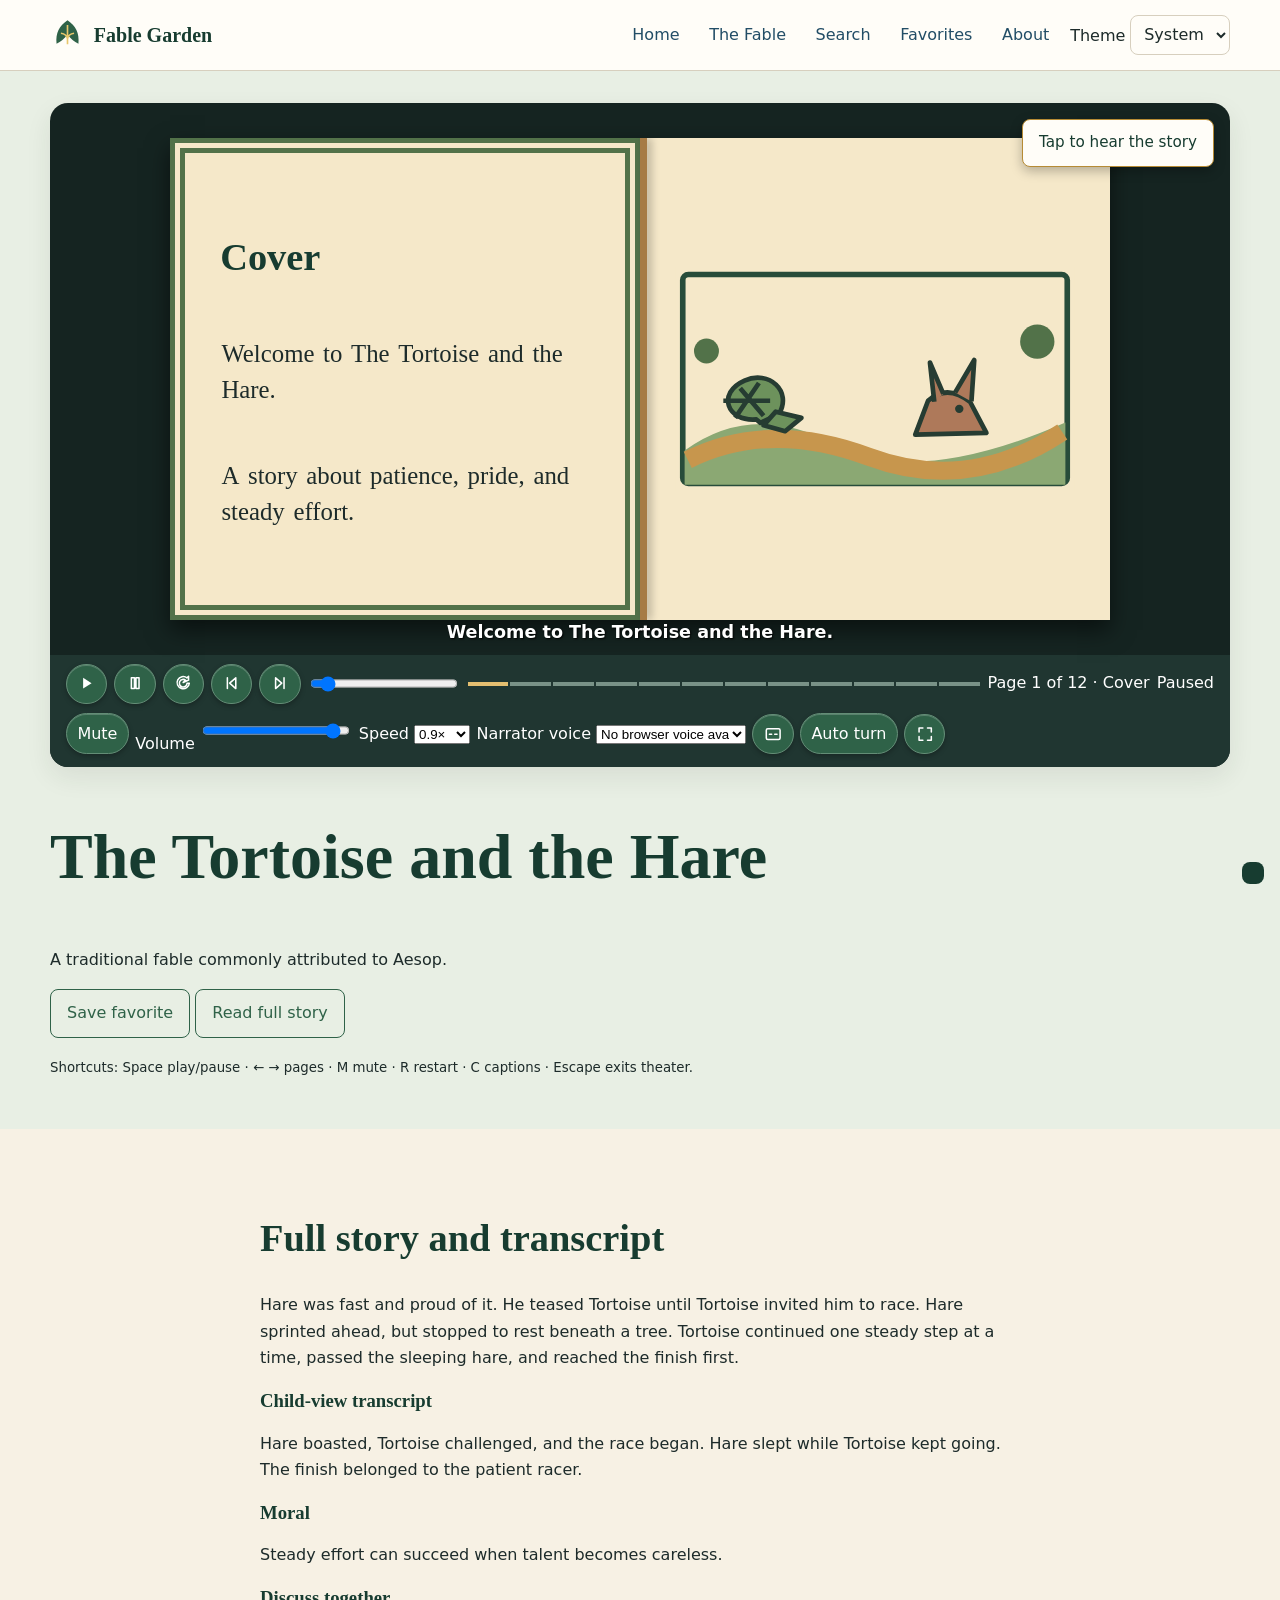
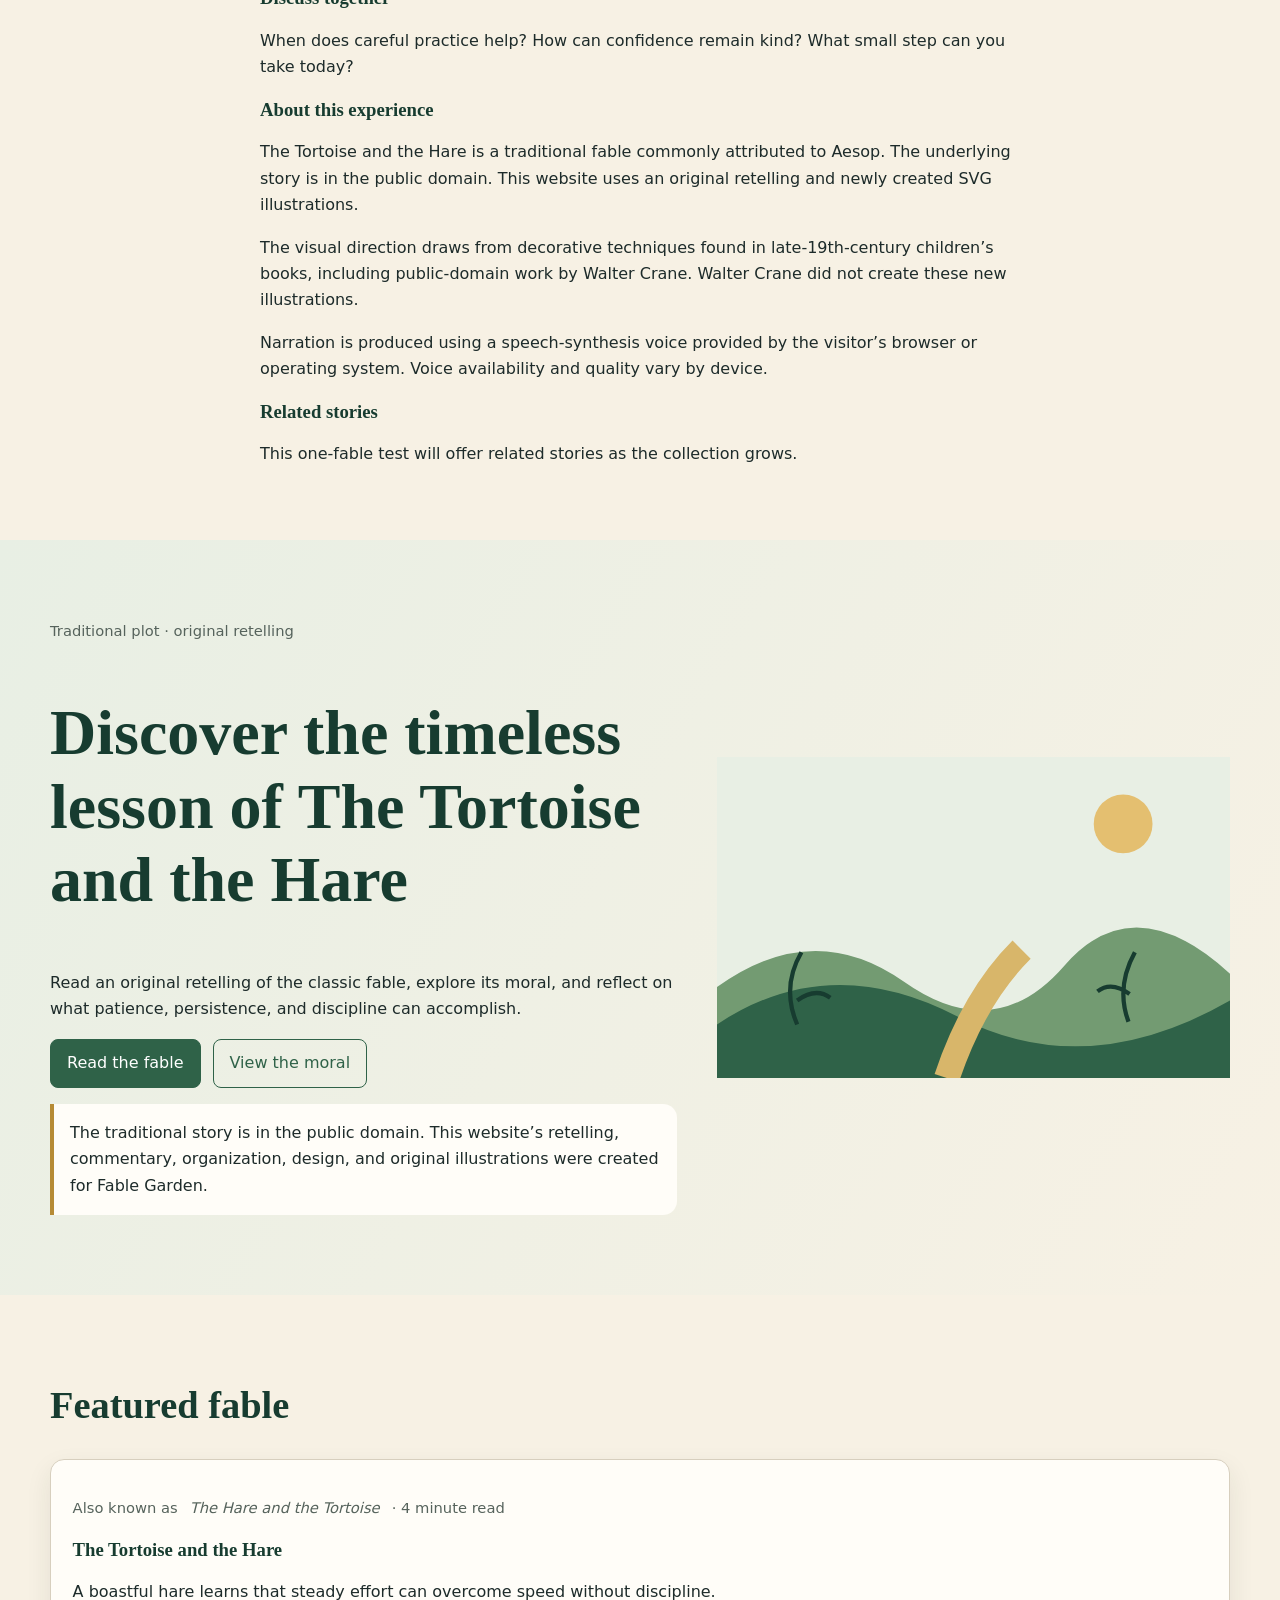
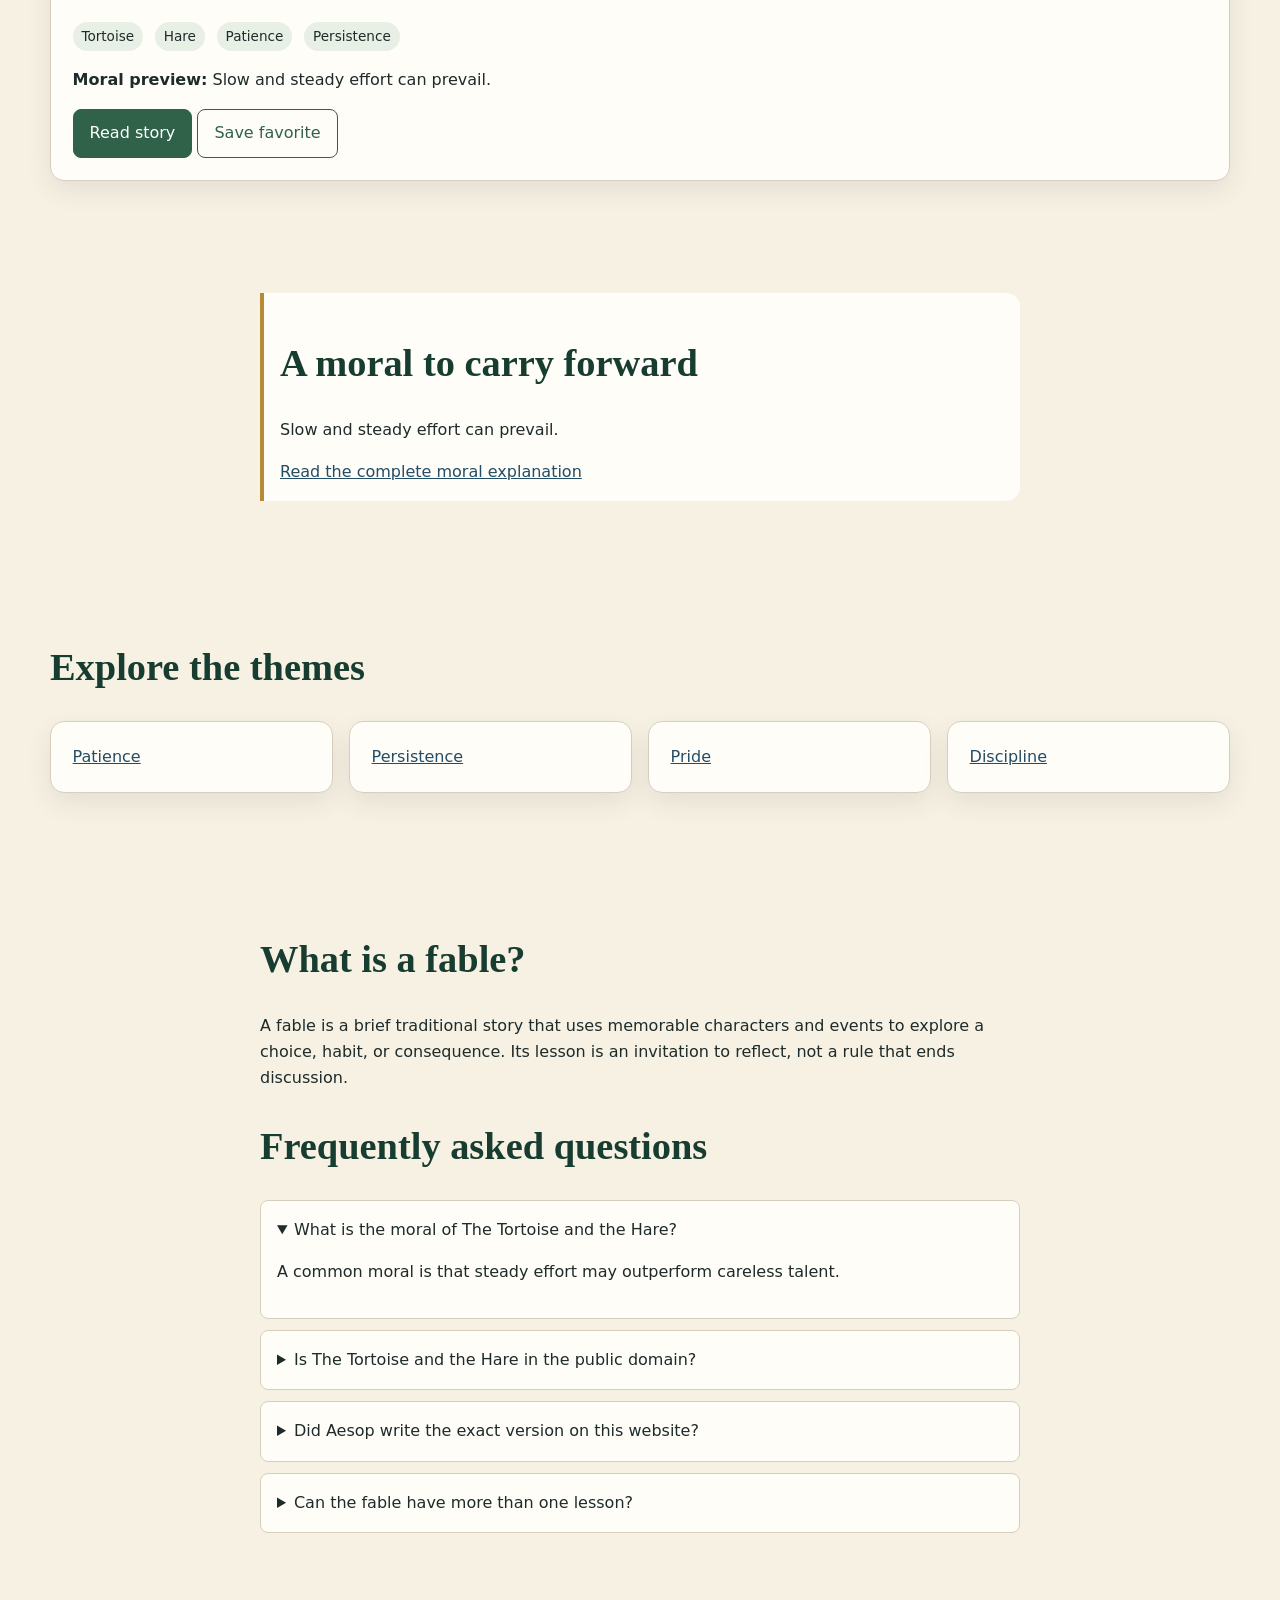
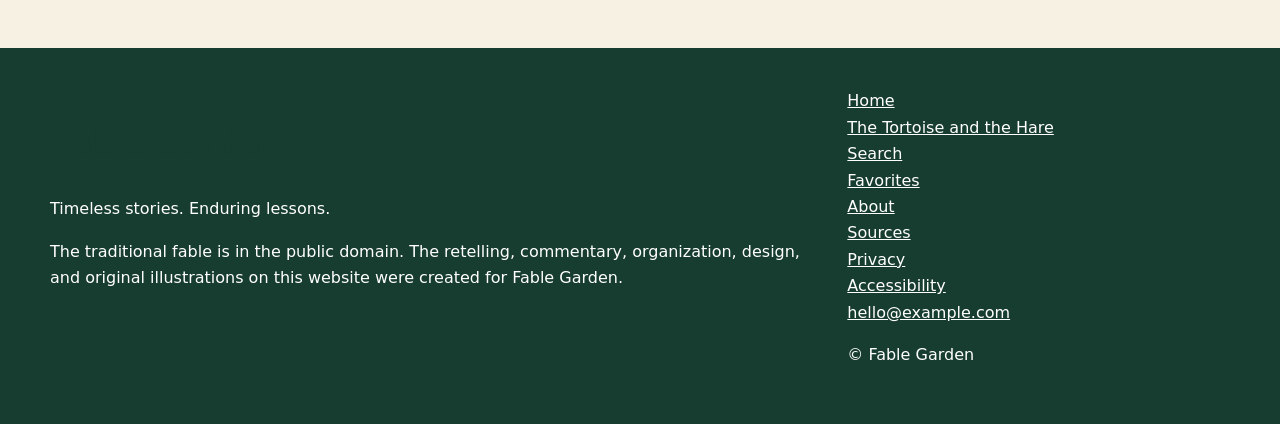
<file: fable-garden-test/index.html>
<!doctype html><html lang="en"><head><meta charset="utf-8"><meta name="viewport" content="width=device-width, initial-scale=1"><title>The Tortoise and the Hare: Story and Moral | Fable Garden</title><meta name="description" content="Read an original retelling of The Tortoise and the Hare, explore its moral, and reflect on patience, persistence, pride, and discipline."><link rel="canonical" href="https://example.com/"><meta property="og:title" content="The Tortoise and the Hare: Story and Moral | Fable Garden"><meta property="og:description" content="Read an original retelling of The Tortoise and the Hare, explore its moral, and reflect on patience, persistence, pride, and discipline."><meta property="og:type" content="website"><meta property="og:url" content="https://example.com/"><meta property="og:image" content="https://example.com/assets/hero-garden.svg"><meta name="twitter:card" content="summary_large_image"><meta name="theme-color" content="#2f6248"><link rel="icon" href="assets/favicon.svg" type="image/svg+xml"><link rel="stylesheet" href="css/styles.css"><link rel="stylesheet" href="css/responsive.css"><link rel="stylesheet" href="css/print.css"><link rel="stylesheet" href="css/story-player.css"><link rel="stylesheet" href="css/story-print.css"><script type="application/ld+json">{"@context":"https://schema.org","@graph":[{"@type":"WebSite","name":"Fable Garden","url":"https://example.com/"},{"@type":"Organization","name":"Fable Garden","url":"https://example.com/"},{"@type":"FAQPage","mainEntity":[{"@type":"Question","name":"What is the moral of The Tortoise and the Hare?","acceptedAnswer":{"@type":"Answer","text":"A common moral is that steady effort may outperform careless talent."}},{"@type":"Question","name":"Is The Tortoise and the Hare in the public domain?","acceptedAnswer":{"@type":"Answer","text":"The traditional story is public domain; this site’s original retelling and artwork are new."}}]}</script></head>
<body data-page="home"><a class="skip" href="#main">Skip to content</a><header class="site-header"><div class="container header-inner"><a class="brand" href="index.html"><img src="assets/logo.svg" alt="" width="35" height="35">Fable Garden</a><button class="menu-button secondary" aria-expanded="false" aria-controls="site-nav">Menu</button><nav class="site-nav" id="site-nav" aria-label="Primary"><a href="index.html">Home</a><a href="fables/tortoise-and-the-hare.html">The Fable</a><a href="search.html">Search</a><a href="favorites.html">Favorites</a><a href="about.html">About</a><label>Theme <select class="theme-select" id="theme-select" aria-label="Theme"><option value="system">System</option><option value="light">Light</option><option value="dark">Dark</option></select></label></nav></div></header><main id="main"><section class="story-watch-page" aria-labelledby="story-title"><div class="container story-player-shell"><div class="story-player" data-story-player aria-label="Interactive story player"><div class="story-stage"><div class="storybook" data-storybook></div></div><div class="captions" aria-live="polite"></div><div class="story-start-overlay" data-start-overlay><button type="button" data-start-story>Tap to hear the story</button></div><div class="story-controls"><button data-play aria-label="Play story" title="Play"><svg viewBox="0 0 24 24" aria-hidden="true"><path d="M8 5v14l11-7z"/></svg><span class="sr-only">Play</span></button><button data-pause aria-label="Pause story" title="Pause"><svg viewBox="0 0 24 24" aria-hidden="true"><path d="M7 5h4v14H7zm6 0h4v14h-4z"/></svg><span class="sr-only">Pause</span></button><button data-restart aria-label="Restart story" title="Restart"><svg viewBox="0 0 24 24" aria-hidden="true"><path d="M19 8V3l-2 2A8 8 0 1 0 20 12h-3a5 5 0 1 1-1.8-3.8L12 11z"/></svg><span class="sr-only">Restart</span></button><button data-prev aria-label="Previous page" title="Previous"><svg viewBox="0 0 24 24" aria-hidden="true"><path d="M7 5v14m3-7 8 7V5z"/></svg><span class="sr-only">Previous</span></button><button data-next aria-label="Next page" title="Next"><svg viewBox="0 0 24 24" aria-hidden="true"><path d="M17 5v14m-3-7-8 7V5z"/></svg><span class="sr-only">Next</span></button><input data-progress type="range" min="0" max="11" value="0" aria-label="Story page progress"><span class="page-markers"> <span></span><span></span><span></span><span></span><span></span><span></span><span></span><span></span><span></span><span></span><span></span><span></span></span><span data-page-label>Page 1 of 12</span><span data-state>Paused</span><div class="story-settings"><button data-mute aria-label="Mute narration" title="Mute"><svg viewBox="0 0 24 24" aria-hidden="true"><path d="M4 10h4l5-4v12l-5-4H4zm12-2 5 8m0-8-5 8"/></svg><span class="sr-only">Mute</span></button><label>Volume <input data-volume type="range" min="0" max="1" step=".1" value="1"></label><label>Speed <select data-speed><option value=".75">0.75×</option><option value=".9" selected>0.9×</option><option value="1">1×</option><option value="1.1">1.1×</option><option value="1.25">1.25×</option></select></label><label>Narrator voice <select data-voice></select></label><button data-captions aria-pressed="true"><svg viewBox="0 0 24 24" aria-hidden="true"><rect x="3" y="5" width="18" height="14" rx="2"/><path d="M7 12h3m4 0h3"/></svg><span class="sr-only">Captions</span></button><button data-autoplay aria-pressed="true">Auto turn</button><button data-theater><svg viewBox="0 0 24 24" aria-hidden="true"><path d="M4 9V4h5M15 4h5v5M20 15v5h-5M9 20H4v-5"/></svg><span class="sr-only">Theater</span></button></div><span class="player-status" data-player-status></span></div></div><div class="story-information"><h1 id="story-title">The Tortoise and the Hare</h1><p>A traditional fable commonly attributed to Aesop.</p><p><button class="secondary" data-favorite-id="tortoise-and-the-hare">Save favorite</button> <a class="button secondary" href="#full-story">Read full story</a></p><p><small>Shortcuts: Space play/pause · ← → pages · M mute · R restart · C captions · Escape exits theater.</small></p></div></div></section><section id="full-story" class="section story-transcript"><div class="reading"><h2>Full story and transcript</h2><p>Hare was fast and proud of it. He teased Tortoise until Tortoise invited him to race. Hare sprinted ahead, but stopped to rest beneath a tree. Tortoise continued one steady step at a time, passed the sleeping hare, and reached the finish first.</p><h3>Child-view transcript</h3><p>Hare boasted, Tortoise challenged, and the race began. Hare slept while Tortoise kept going. The finish belonged to the patient racer.</p><h3>Moral</h3><p>Steady effort can succeed when talent becomes careless.</p><h3>Discuss together</h3><p>When does careful practice help? How can confidence remain kind? What small step can you take today?</p><h3>About this experience</h3><p>The Tortoise and the Hare is a traditional fable commonly attributed to Aesop. The underlying story is in the public domain. This website uses an original retelling and newly created SVG illustrations.</p><p>The visual direction draws from decorative techniques found in late-19th-century children’s books, including public-domain work by Walter Crane. Walter Crane did not create these new illustrations.</p><p>Narration is produced using a speech-synthesis voice provided by the visitor’s browser or operating system. Voice availability and quality vary by device.</p><h3>Related stories</h3><p>This one-fable test will offer related stories as the collection grows.</p></div></section><section class="hero"><div class="container hero-grid"><div><p class="meta">Traditional plot · original retelling</p><h1>Discover the timeless lesson of The Tortoise and the Hare</h1><p>Read an original retelling of the classic fable, explore its moral, and reflect on what patience, persistence, and discipline can accomplish.</p><p class="actions"><a class="button" href="fables/tortoise-and-the-hare.html">Read the fable</a><a class="button secondary" href="fables/tortoise-and-the-hare.html#moral">View the moral</a></p><p class="notice">The traditional story is in the public domain. This website’s retelling, commentary, organization, design, and original illustrations were created for Fable Garden.</p></div><img src="assets/hero-garden.svg" alt="A quiet illustrated garden with a winding path" width="960" height="600" decoding="async"></div></section><section class="section"><div class="container"><h2>Featured fable</h2><article class="card"><p class="meta">Also known as <em>The Hare and the Tortoise</em> · 4 minute read</p><h3>The Tortoise and the Hare</h3><p>A boastful hare learns that steady effort can overcome speed without discipline.</p><div class="tags"><span class="tag">Tortoise</span><span class="tag">Hare</span><span class="tag">Patience</span><span class="tag">Persistence</span></div><p><strong>Moral preview:</strong> Slow and steady effort can prevail.</p><a class="button" href="fables/tortoise-and-the-hare.html">Read story</a> <button class="secondary" data-favorite-id="tortoise-and-the-hare" aria-pressed="false">Save favorite</button></article></div></section><section class="section" id="moral"><div class="reading callout"><h2>A moral to carry forward</h2><p>Slow and steady effort can prevail.</p><a href="fables/tortoise-and-the-hare.html#moral">Read the complete moral explanation</a></div></section><section class="section"><div class="container"><h2>Explore the themes</h2><div class="theme-grid"><a class="card" href="search.html?q=patience">Patience</a><a class="card" href="search.html?q=persistence">Persistence</a><a class="card" href="search.html?q=pride">Pride</a><a class="card" href="search.html?q=discipline">Discipline</a></div></div></section><section id="recent-section" class="section hidden"><div class="container"><h2>Recently read</h2><div id="recent-list" class="actions"></div><button id="clear-history" class="secondary">Clear history</button></div></section><section class="section"><div class="reading"><h2>What is a fable?</h2><p>A fable is a brief traditional story that uses memorable characters and events to explore a choice, habit, or consequence. Its lesson is an invitation to reflect, not a rule that ends discussion.</p><h2>Frequently asked questions</h2><div class="faq"><details open><summary>What is the moral of The Tortoise and the Hare?</summary><p>A common moral is that steady effort may outperform careless talent.</p></details><details><summary>Is The Tortoise and the Hare in the public domain?</summary><p>The traditional story is public domain; this site’s original retelling and artwork are new.</p></details><details><summary>Did Aesop write the exact version on this website?</summary><p>No. This is an original retelling of a traditional fable commonly attributed to Aesop.</p></details><details><summary>Can the fable have more than one lesson?</summary><p>Yes. Readers may also reflect on pride, attention, and underestimating others.</p></details></div></div></section></main><footer class="site-footer"><div class="container footer-grid"><div><h2>Fable Garden</h2><p>Timeless stories. Enduring lessons.</p><p>The traditional fable is in the public domain. The retelling, commentary, organization, design, and original illustrations on this website were created for Fable Garden.</p></div><div><a href="index.html">Home</a><br><a href="fables/tortoise-and-the-hare.html">The Tortoise and the Hare</a><br><a href="search.html">Search</a><br><a href="favorites.html">Favorites</a><br><a href="about.html">About</a><br><a href="sources.html">Sources</a><br><a href="privacy.html">Privacy</a><br><a href="accessibility.html">Accessibility</a><br><a href="mailto:hello@example.com">hello@example.com</a><p>© <span data-year></span> Fable Garden</p></div></div></footer><div id="notification-region" class="notification-region" aria-live="polite" aria-atomic="true"></div><script src="js/config.js" defer></script><script src="js/data.js" defer></script><script src="js/utilities.js" defer></script><script src="js/navigation.js" defer></script><script src="js/theme.js" defer></script><script src="js/search.js" defer></script><script src="js/favorites.js" defer></script><script src="js/recent.js" defer></script><script src="js/share.js" defer></script><script src="js/app.js" defer></script><script src="js/story-data.js" defer></script><script src="js/story-narration.js" defer></script><script src="js/story-book.js" defer></script><script src="js/story-controls.js" defer></script><script src="js/story-player.js" defer></script><script>document.addEventListener("DOMContentLoaded",function(){window.FableGarden.player.init()})</script></body></html>
</file>
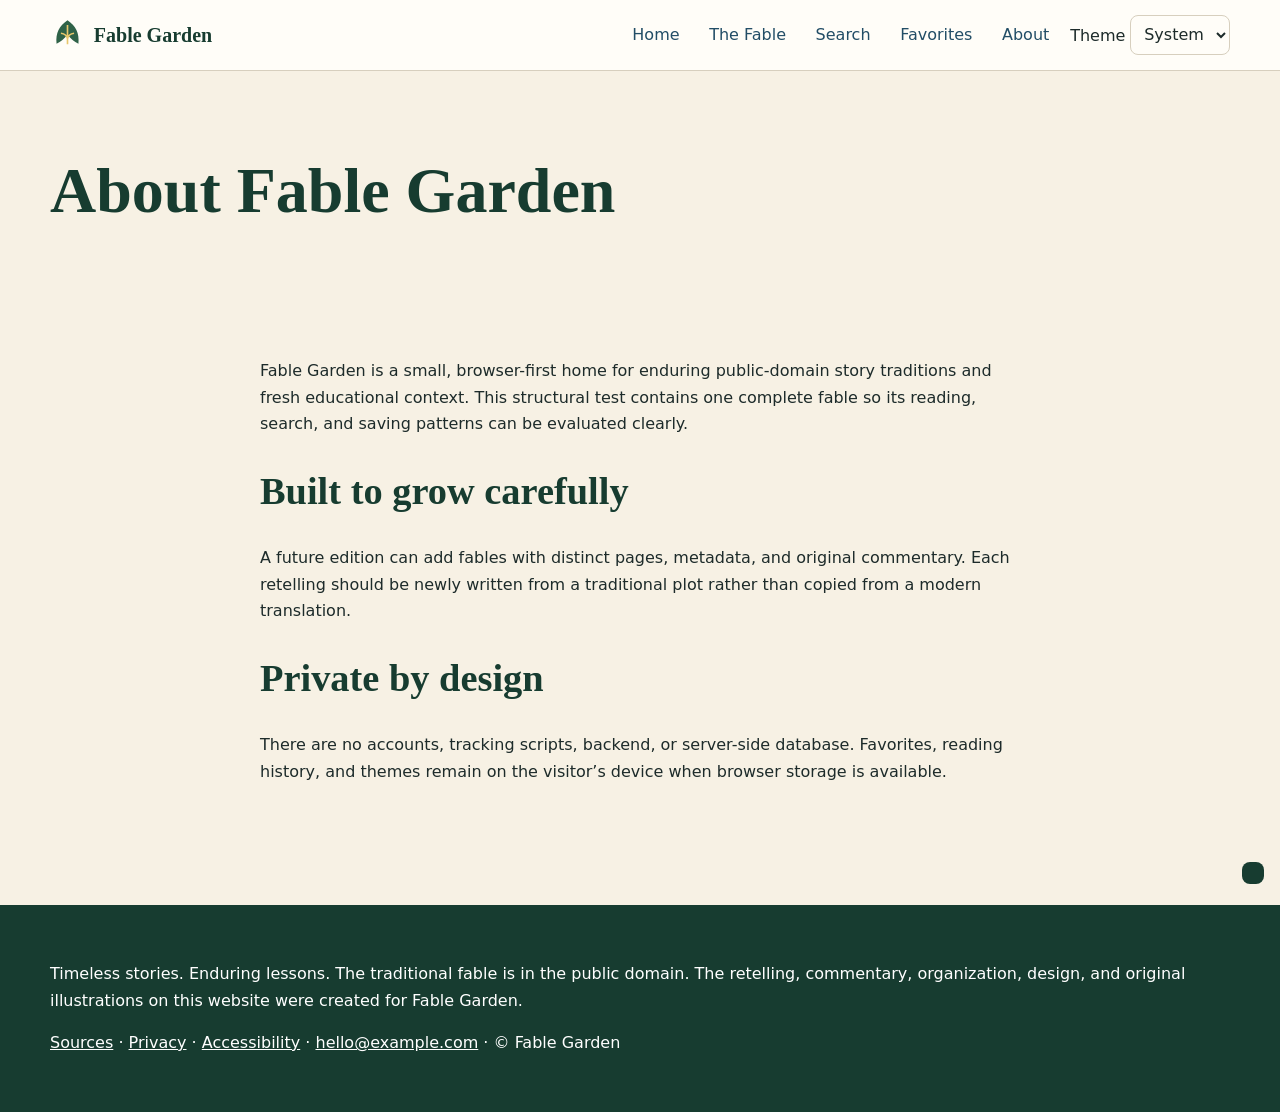
<file: fable-garden-test/about.html>
<!doctype html><html lang="en"><head><meta charset="utf-8"><meta name="viewport" content="width=device-width,initial-scale=1"><title>About Fable Garden</title><meta name="description" content="Learn about Fable Garden’s one-fable structural test, original retelling approach, and private browser-first design."><link rel="canonical" href="https://example.com/about.html"><meta property="og:title" content="About Fable Garden"><meta property="og:description" content="Learn about Fable Garden’s one-fable structural test, original retelling approach, and private browser-first design."><meta property="og:type" content="website"><meta property="og:url" content="https://example.com/about.html"><meta property="og:image" content="https://example.com/assets/hero-garden.svg"><meta name="twitter:card" content="summary_large_image"><link rel="icon" href="assets/favicon.svg"><link rel="stylesheet" href="css/styles.css"><link rel="stylesheet" href="css/responsive.css"><link rel="stylesheet" href="css/print.css"></head><body data-page="about"><a class="skip" href="#main">Skip to content</a><header class="site-header"><div class="container header-inner"><a class="brand" href="index.html"><img src="assets/logo.svg" alt="" width="35" height="35">Fable Garden</a><button class="menu-button secondary" aria-expanded="false" aria-controls="site-nav">Menu</button><nav class="site-nav" id="site-nav" aria-label="Primary"><a href="index.html">Home</a><a href="fables/tortoise-and-the-hare.html">The Fable</a><a href="search.html">Search</a><a href="favorites.html">Favorites</a><a href="about.html">About</a><label>Theme <select class="theme-select" id="theme-select" aria-label="Theme"><option value="system">System</option><option value="light">Light</option><option value="dark">Dark</option></select></label></nav></div></header><main id="main" class="container"><header class="page-header"><h1>About Fable Garden</h1></header><section class="reading section"><p>Fable Garden is a small, browser-first home for enduring public-domain story traditions and fresh educational context. This structural test contains one complete fable so its reading, search, and saving patterns can be evaluated clearly.</p><h2>Built to grow carefully</h2><p>A future edition can add fables with distinct pages, metadata, and original commentary. Each retelling should be newly written from a traditional plot rather than copied from a modern translation.</p><h2>Private by design</h2><p>There are no accounts, tracking scripts, backend, or server-side database. Favorites, reading history, and themes remain on the visitor’s device when browser storage is available.</p></section></main><footer class="site-footer"><div class="container"><p>Timeless stories. Enduring lessons. The traditional fable is in the public domain. The retelling, commentary, organization, design, and original illustrations on this website were created for Fable Garden.</p><p><a href="sources.html">Sources</a> · <a href="privacy.html">Privacy</a> · <a href="accessibility.html">Accessibility</a> · <a href="mailto:hello@example.com">hello@example.com</a> · © <span data-year></span> Fable Garden</p></div></footer><div id="notification-region" class="notification-region" aria-live="polite" aria-atomic="true"></div><script src="js/config.js" defer></script><script src="js/data.js" defer></script><script src="js/utilities.js" defer></script><script src="js/navigation.js" defer></script><script src="js/theme.js" defer></script><script src="js/search.js" defer></script><script src="js/favorites.js" defer></script><script src="js/recent.js" defer></script><script src="js/share.js" defer></script><script src="js/app.js" defer></script></body></html>
</file>
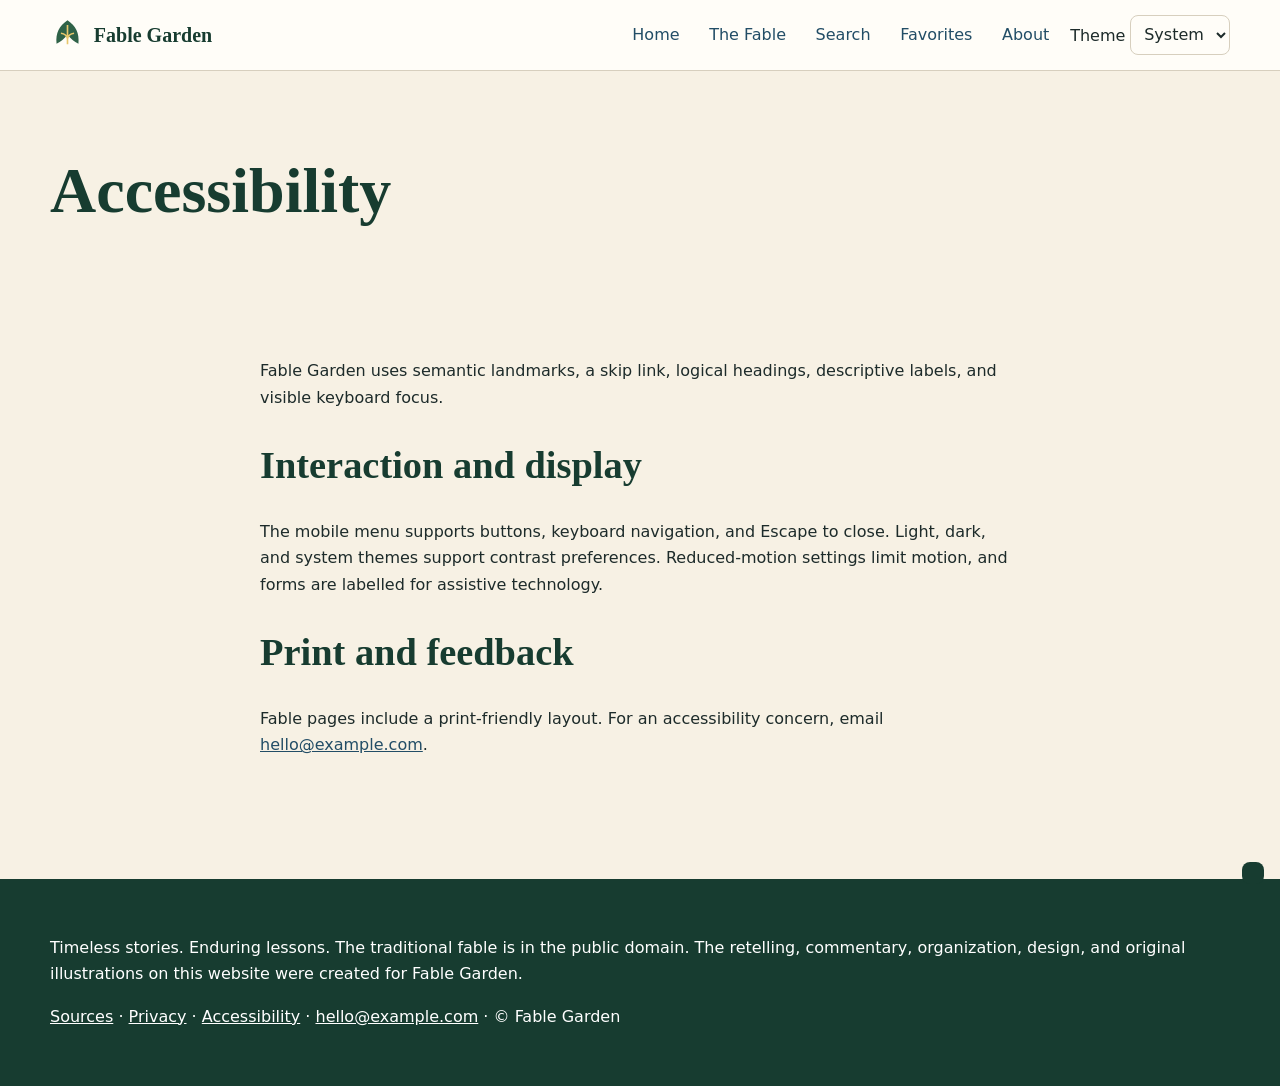
<file: fable-garden-test/accessibility.html>
<!doctype html><html lang="en"><head><meta charset="utf-8"><meta name="viewport" content="width=device-width,initial-scale=1"><title>Accessibility | Fable Garden</title><meta name="description" content="Explore Fable Garden’s accessibility support for semantic structure, keyboard use, focus visibility, themes, reduced motion, and print."><link rel="canonical" href="https://example.com/accessibility.html"><meta property="og:title" content="Accessibility | Fable Garden"><meta property="og:description" content="Explore Fable Garden’s accessibility support for semantic structure, keyboard use, focus visibility, themes, reduced motion, and print."><meta property="og:type" content="website"><meta property="og:url" content="https://example.com/accessibility.html"><meta property="og:image" content="https://example.com/assets/hero-garden.svg"><meta name="twitter:card" content="summary_large_image"><link rel="icon" href="assets/favicon.svg"><link rel="stylesheet" href="css/styles.css"><link rel="stylesheet" href="css/responsive.css"><link rel="stylesheet" href="css/print.css"></head><body data-page="accessibility"><a class="skip" href="#main">Skip to content</a><header class="site-header"><div class="container header-inner"><a class="brand" href="index.html"><img src="assets/logo.svg" alt="" width="35" height="35">Fable Garden</a><button class="menu-button secondary" aria-expanded="false" aria-controls="site-nav">Menu</button><nav class="site-nav" id="site-nav" aria-label="Primary"><a href="index.html">Home</a><a href="fables/tortoise-and-the-hare.html">The Fable</a><a href="search.html">Search</a><a href="favorites.html">Favorites</a><a href="about.html">About</a><label>Theme <select class="theme-select" id="theme-select" aria-label="Theme"><option value="system">System</option><option value="light">Light</option><option value="dark">Dark</option></select></label></nav></div></header><main id="main" class="container"><header class="page-header"><h1>Accessibility</h1></header><section class="reading section"><p>Fable Garden uses semantic landmarks, a skip link, logical headings, descriptive labels, and visible keyboard focus.</p><h2>Interaction and display</h2><p>The mobile menu supports buttons, keyboard navigation, and Escape to close. Light, dark, and system themes support contrast preferences. Reduced-motion settings limit motion, and forms are labelled for assistive technology.</p><h2>Print and feedback</h2><p>Fable pages include a print-friendly layout. For an accessibility concern, email <a href="mailto:hello@example.com">hello@example.com</a>.</p></section></main><footer class="site-footer"><div class="container"><p>Timeless stories. Enduring lessons. The traditional fable is in the public domain. The retelling, commentary, organization, design, and original illustrations on this website were created for Fable Garden.</p><p><a href="sources.html">Sources</a> · <a href="privacy.html">Privacy</a> · <a href="accessibility.html">Accessibility</a> · <a href="mailto:hello@example.com">hello@example.com</a> · © <span data-year></span> Fable Garden</p></div></footer><div id="notification-region" class="notification-region" aria-live="polite" aria-atomic="true"></div><script src="js/config.js" defer></script><script src="js/data.js" defer></script><script src="js/utilities.js" defer></script><script src="js/navigation.js" defer></script><script src="js/theme.js" defer></script><script src="js/search.js" defer></script><script src="js/favorites.js" defer></script><script src="js/recent.js" defer></script><script src="js/share.js" defer></script><script src="js/app.js" defer></script></body></html>
</file>
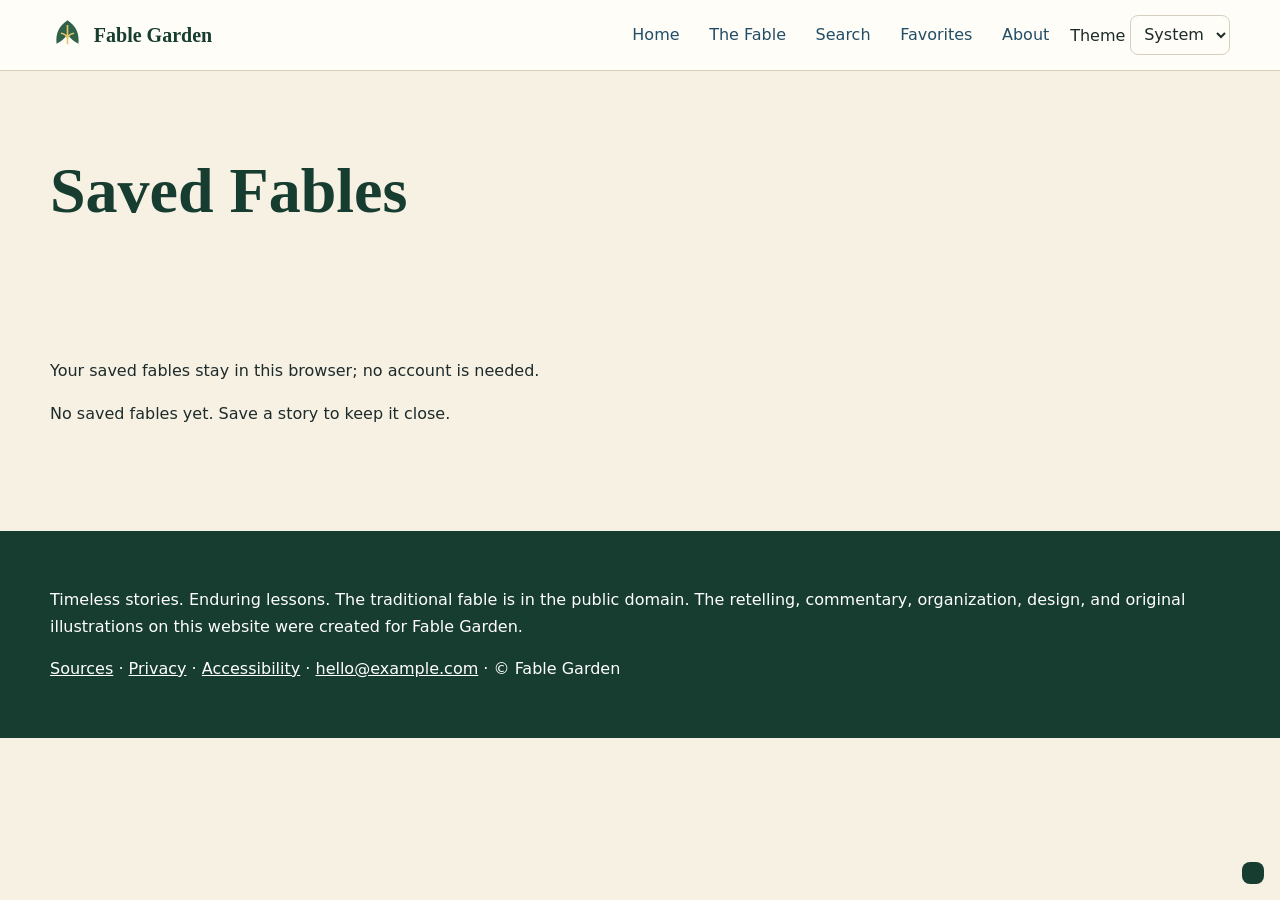
<file: fable-garden-test/favorites.html>
<!doctype html><html lang="en"><head><meta charset="utf-8"><meta name="viewport" content="width=device-width,initial-scale=1"><title>Saved Fables | Fable Garden</title><meta name="description" content="View, remove, and export fables saved locally in this browser."><meta name="robots" content="noindex, follow"><link rel="canonical" href="https://example.com/favorites.html"><meta property="og:title" content="Saved Fables | Fable Garden"><meta property="og:description" content="View, remove, and export fables saved locally in this browser."><meta property="og:type" content="website"><meta property="og:url" content="https://example.com/favorites.html"><meta property="og:image" content="https://example.com/assets/hero-garden.svg"><meta name="twitter:card" content="summary_large_image"><link rel="icon" href="assets/favicon.svg"><link rel="stylesheet" href="css/styles.css"><link rel="stylesheet" href="css/responsive.css"><link rel="stylesheet" href="css/print.css"></head><body data-page="favorites"><a class="skip" href="#main">Skip to content</a><header class="site-header"><div class="container header-inner"><a class="brand" href="index.html"><img src="assets/logo.svg" alt="" width="35" height="35">Fable Garden</a><button class="menu-button secondary" aria-expanded="false" aria-controls="site-nav">Menu</button><nav class="site-nav" id="site-nav" aria-label="Primary"><a href="index.html">Home</a><a href="fables/tortoise-and-the-hare.html">The Fable</a><a href="search.html">Search</a><a href="favorites.html">Favorites</a><a href="about.html">About</a><label>Theme <select class="theme-select" id="theme-select" aria-label="Theme"><option value="system">System</option><option value="light">Light</option><option value="dark">Dark</option></select></label></nav></div></header><main id="main" class="container"><header class="page-header"><h1>Saved Fables</h1></header><section class="section"><p>Your saved fables stay in this browser; no account is needed.</p><div id="favorites-actions" class="actions hidden"><button id="clear-favorites" class="secondary">Clear favorites</button><button id="export-favorites" class="secondary">Export saved titles</button></div><div id="favorites-list" class="cards results"></div></section><section id="recent-section" class="section hidden"><h2>Recently read</h2><div id="recent-list" class="actions"></div><button id="clear-history" class="secondary">Clear history</button></section></main><footer class="site-footer"><div class="container"><p>Timeless stories. Enduring lessons. The traditional fable is in the public domain. The retelling, commentary, organization, design, and original illustrations on this website were created for Fable Garden.</p><p><a href="sources.html">Sources</a> · <a href="privacy.html">Privacy</a> · <a href="accessibility.html">Accessibility</a> · <a href="mailto:hello@example.com">hello@example.com</a> · © <span data-year></span> Fable Garden</p></div></footer><div id="notification-region" class="notification-region" aria-live="polite" aria-atomic="true"></div><script src="js/config.js" defer></script><script src="js/data.js" defer></script><script src="js/utilities.js" defer></script><script src="js/navigation.js" defer></script><script src="js/theme.js" defer></script><script src="js/search.js" defer></script><script src="js/favorites.js" defer></script><script src="js/recent.js" defer></script><script src="js/share.js" defer></script><script src="js/app.js" defer></script></body></html>
</file>
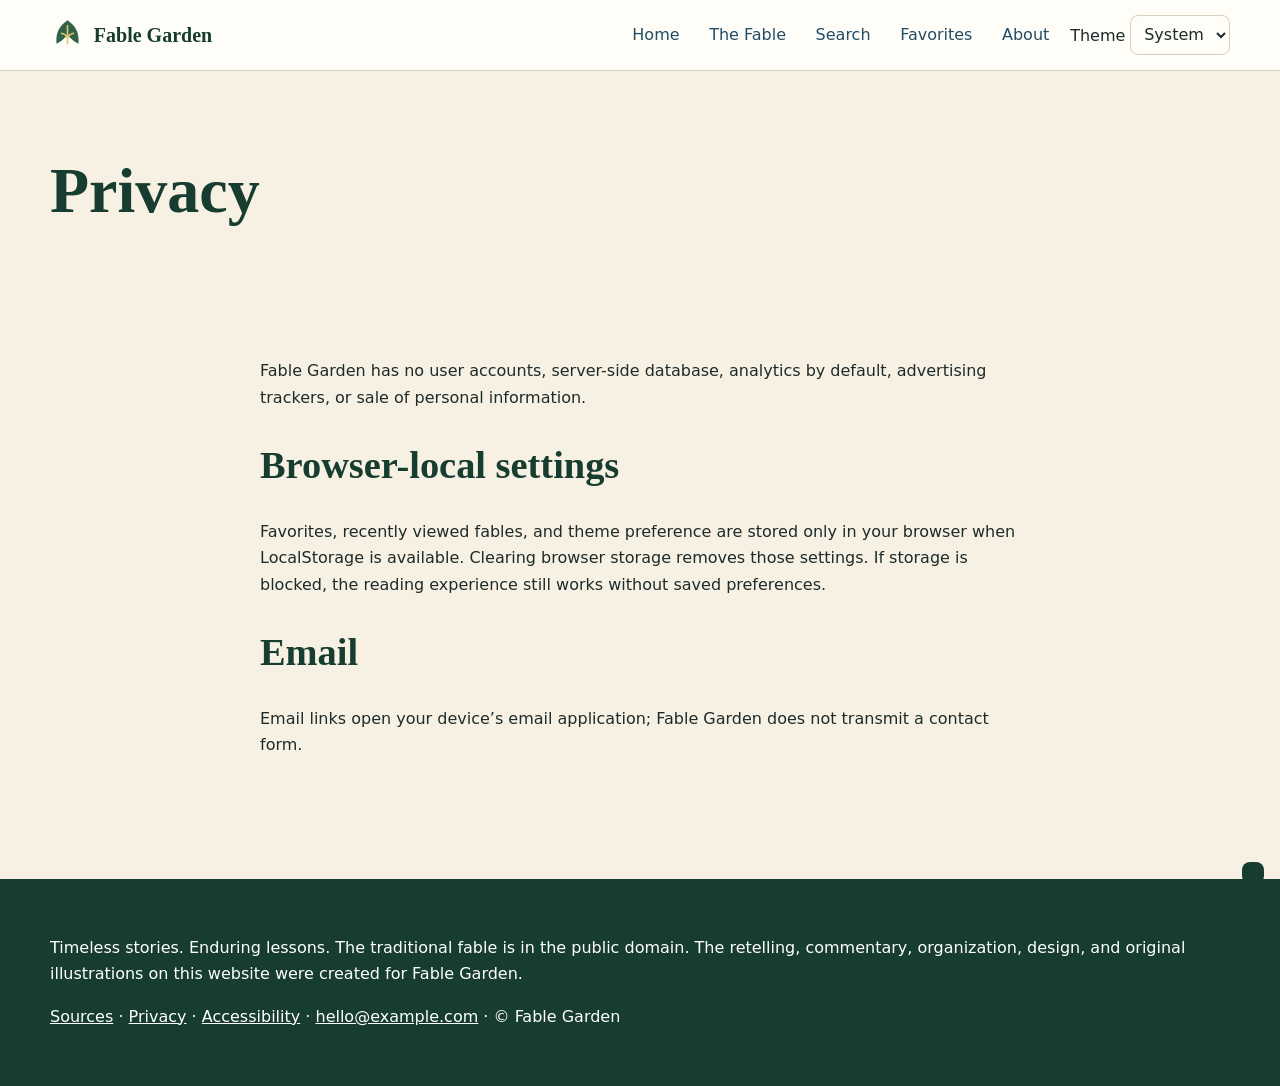
<file: fable-garden-test/privacy.html>
<!doctype html><html lang="en"><head><meta charset="utf-8"><meta name="viewport" content="width=device-width,initial-scale=1"><title>Privacy | Fable Garden</title><meta name="description" content="Read how Fable Garden stores favorites, recent reading, and theme choices locally without accounts, analytics, or advertising trackers."><link rel="canonical" href="https://example.com/privacy.html"><meta property="og:title" content="Privacy | Fable Garden"><meta property="og:description" content="Read how Fable Garden stores favorites, recent reading, and theme choices locally without accounts, analytics, or advertising trackers."><meta property="og:type" content="website"><meta property="og:url" content="https://example.com/privacy.html"><meta property="og:image" content="https://example.com/assets/hero-garden.svg"><meta name="twitter:card" content="summary_large_image"><link rel="icon" href="assets/favicon.svg"><link rel="stylesheet" href="css/styles.css"><link rel="stylesheet" href="css/responsive.css"><link rel="stylesheet" href="css/print.css"></head><body data-page="privacy"><a class="skip" href="#main">Skip to content</a><header class="site-header"><div class="container header-inner"><a class="brand" href="index.html"><img src="assets/logo.svg" alt="" width="35" height="35">Fable Garden</a><button class="menu-button secondary" aria-expanded="false" aria-controls="site-nav">Menu</button><nav class="site-nav" id="site-nav" aria-label="Primary"><a href="index.html">Home</a><a href="fables/tortoise-and-the-hare.html">The Fable</a><a href="search.html">Search</a><a href="favorites.html">Favorites</a><a href="about.html">About</a><label>Theme <select class="theme-select" id="theme-select" aria-label="Theme"><option value="system">System</option><option value="light">Light</option><option value="dark">Dark</option></select></label></nav></div></header><main id="main" class="container"><header class="page-header"><h1>Privacy</h1></header><section class="reading section"><p>Fable Garden has no user accounts, server-side database, analytics by default, advertising trackers, or sale of personal information.</p><h2>Browser-local settings</h2><p>Favorites, recently viewed fables, and theme preference are stored only in your browser when LocalStorage is available. Clearing browser storage removes those settings. If storage is blocked, the reading experience still works without saved preferences.</p><h2>Email</h2><p>Email links open your device’s email application; Fable Garden does not transmit a contact form.</p></section></main><footer class="site-footer"><div class="container"><p>Timeless stories. Enduring lessons. The traditional fable is in the public domain. The retelling, commentary, organization, design, and original illustrations on this website were created for Fable Garden.</p><p><a href="sources.html">Sources</a> · <a href="privacy.html">Privacy</a> · <a href="accessibility.html">Accessibility</a> · <a href="mailto:hello@example.com">hello@example.com</a> · © <span data-year></span> Fable Garden</p></div></footer><div id="notification-region" class="notification-region" aria-live="polite" aria-atomic="true"></div><script src="js/config.js" defer></script><script src="js/data.js" defer></script><script src="js/utilities.js" defer></script><script src="js/navigation.js" defer></script><script src="js/theme.js" defer></script><script src="js/search.js" defer></script><script src="js/favorites.js" defer></script><script src="js/recent.js" defer></script><script src="js/share.js" defer></script><script src="js/app.js" defer></script></body></html>
</file>
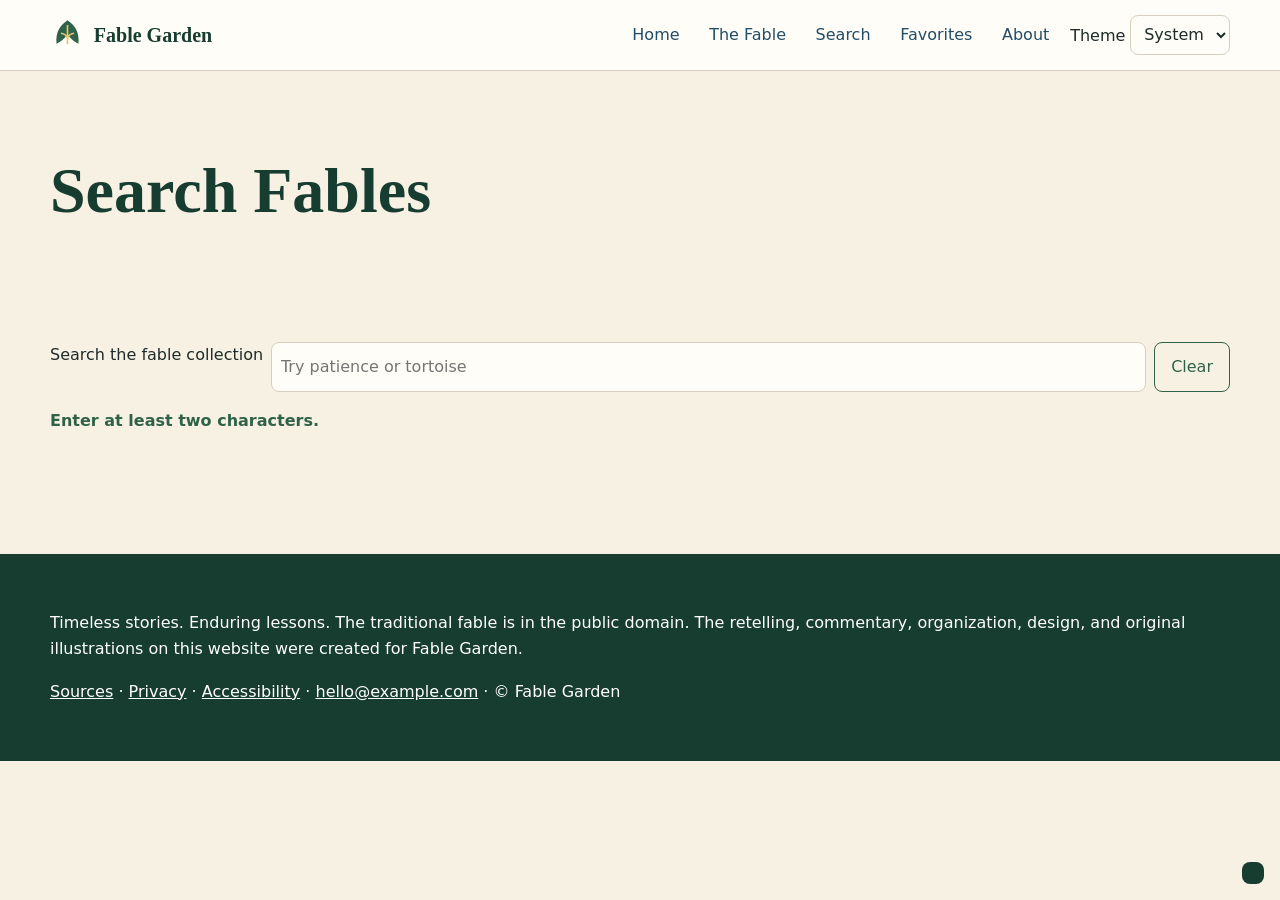
<file: fable-garden-test/search.html>
<!doctype html><html lang="en"><head><meta charset="utf-8"><meta name="viewport" content="width=device-width,initial-scale=1"><title>Search Fables | Fable Garden</title><meta name="description" content="Search Fable Garden’s original retelling by title, characters, themes, moral, and story language."><meta name="robots" content="noindex, follow"><link rel="canonical" href="https://example.com/search.html"><meta property="og:title" content="Search Fables | Fable Garden"><meta property="og:description" content="Search Fable Garden’s original retelling by title, characters, themes, moral, and story language."><meta property="og:type" content="website"><meta property="og:url" content="https://example.com/search.html"><meta property="og:image" content="https://example.com/assets/hero-garden.svg"><meta name="twitter:card" content="summary_large_image"><link rel="icon" href="assets/favicon.svg"><link rel="stylesheet" href="css/styles.css"><link rel="stylesheet" href="css/responsive.css"><link rel="stylesheet" href="css/print.css"></head><body data-page="search"><a class="skip" href="#main">Skip to content</a><header class="site-header"><div class="container header-inner"><a class="brand" href="index.html"><img src="assets/logo.svg" alt="" width="35" height="35">Fable Garden</a><button class="menu-button secondary" aria-expanded="false" aria-controls="site-nav">Menu</button><nav class="site-nav" id="site-nav" aria-label="Primary"><a href="index.html">Home</a><a href="fables/tortoise-and-the-hare.html">The Fable</a><a href="search.html">Search</a><a href="favorites.html">Favorites</a><a href="about.html">About</a><label>Theme <select class="theme-select" id="theme-select" aria-label="Theme"><option value="system">System</option><option value="light">Light</option><option value="dark">Dark</option></select></label></nav></div></header><main id="main" class="container"><header class="page-header"><h1>Search Fables</h1></header><section class="section"><form class="search-form" role="search"><label for="search-input">Search the fable collection</label><input id="search-input" type="search" placeholder="Try patience or tortoise"><button id="clear-search" type="button" class="secondary">Clear</button></form><p id="result-count" class="stat">Enter at least two characters.</p><div id="search-results" class="cards results"></div></section></main><footer class="site-footer"><div class="container"><p>Timeless stories. Enduring lessons. The traditional fable is in the public domain. The retelling, commentary, organization, design, and original illustrations on this website were created for Fable Garden.</p><p><a href="sources.html">Sources</a> · <a href="privacy.html">Privacy</a> · <a href="accessibility.html">Accessibility</a> · <a href="mailto:hello@example.com">hello@example.com</a> · © <span data-year></span> Fable Garden</p></div></footer><div id="notification-region" class="notification-region" aria-live="polite" aria-atomic="true"></div><script src="js/config.js" defer></script><script src="js/data.js" defer></script><script src="js/utilities.js" defer></script><script src="js/navigation.js" defer></script><script src="js/theme.js" defer></script><script src="js/search.js" defer></script><script src="js/favorites.js" defer></script><script src="js/recent.js" defer></script><script src="js/share.js" defer></script><script src="js/app.js" defer></script></body></html>
</file>
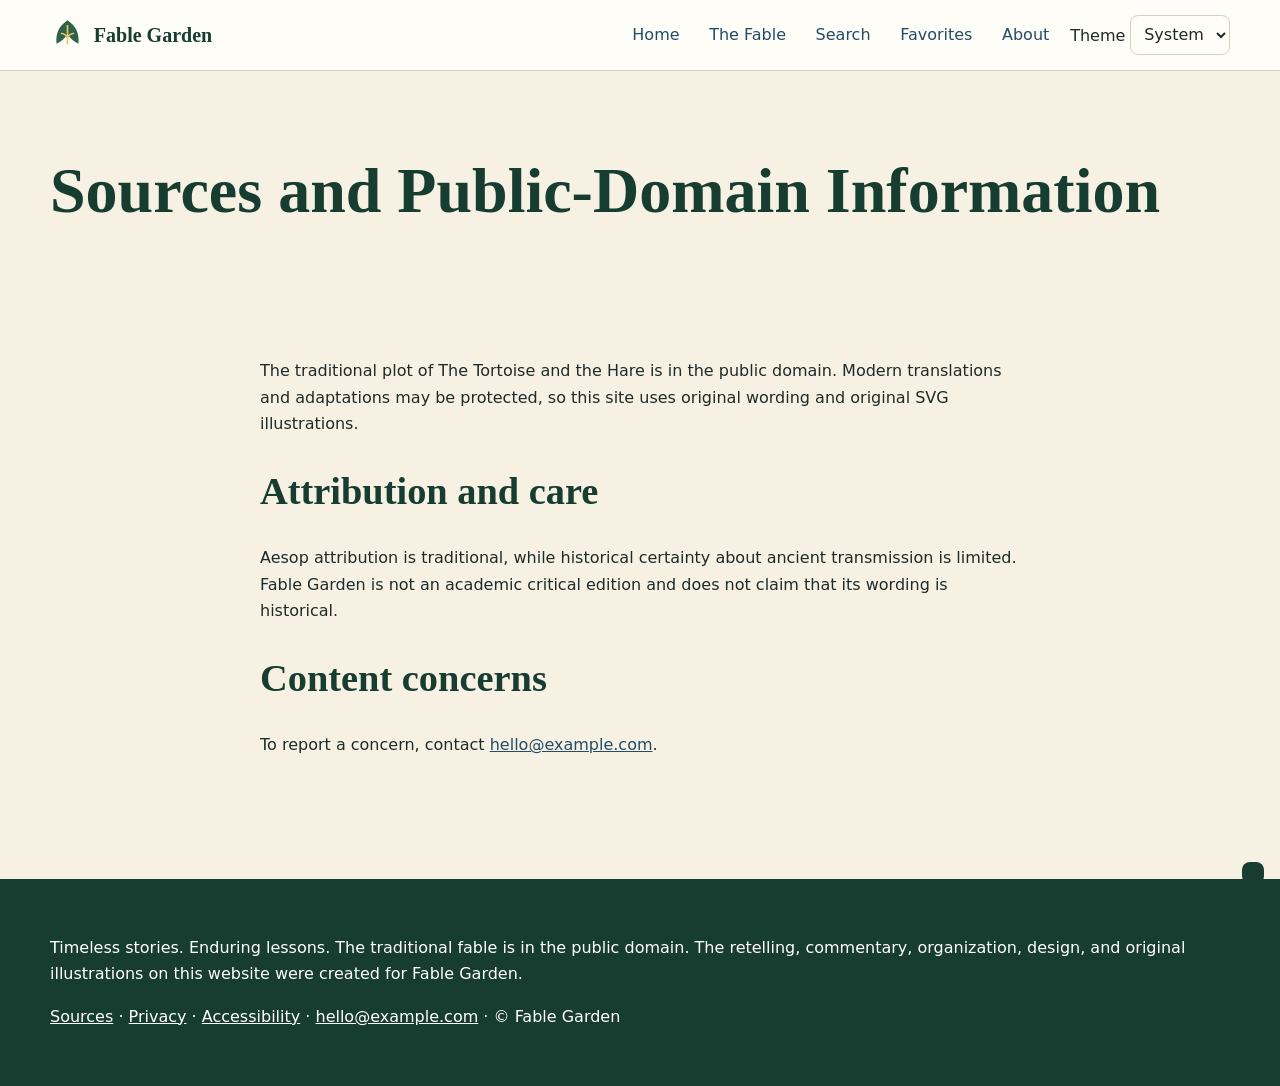
<file: fable-garden-test/sources.html>
<!doctype html><html lang="en"><head><meta charset="utf-8"><meta name="viewport" content="width=device-width,initial-scale=1"><title>Sources and Public-Domain Information | Fable Garden</title><meta name="description" content="Learn how Fable Garden handles traditional public-domain fables, original wording, illustration, and historical attribution."><link rel="canonical" href="https://example.com/sources.html"><meta property="og:title" content="Sources and Public-Domain Information | Fable Garden"><meta property="og:description" content="Learn how Fable Garden handles traditional public-domain fables, original wording, illustration, and historical attribution."><meta property="og:type" content="website"><meta property="og:url" content="https://example.com/sources.html"><meta property="og:image" content="https://example.com/assets/hero-garden.svg"><meta name="twitter:card" content="summary_large_image"><link rel="icon" href="assets/favicon.svg"><link rel="stylesheet" href="css/styles.css"><link rel="stylesheet" href="css/responsive.css"><link rel="stylesheet" href="css/print.css"></head><body data-page="sources"><a class="skip" href="#main">Skip to content</a><header class="site-header"><div class="container header-inner"><a class="brand" href="index.html"><img src="assets/logo.svg" alt="" width="35" height="35">Fable Garden</a><button class="menu-button secondary" aria-expanded="false" aria-controls="site-nav">Menu</button><nav class="site-nav" id="site-nav" aria-label="Primary"><a href="index.html">Home</a><a href="fables/tortoise-and-the-hare.html">The Fable</a><a href="search.html">Search</a><a href="favorites.html">Favorites</a><a href="about.html">About</a><label>Theme <select class="theme-select" id="theme-select" aria-label="Theme"><option value="system">System</option><option value="light">Light</option><option value="dark">Dark</option></select></label></nav></div></header><main id="main" class="container"><header class="page-header"><h1>Sources and Public-Domain Information</h1></header><section class="reading section"><p>The traditional plot of The Tortoise and the Hare is in the public domain. Modern translations and adaptations may be protected, so this site uses original wording and original SVG illustrations.</p><h2>Attribution and care</h2><p>Aesop attribution is traditional, while historical certainty about ancient transmission is limited. Fable Garden is not an academic critical edition and does not claim that its wording is historical.</p><h2>Content concerns</h2><p>To report a concern, contact <a href="mailto:hello@example.com">hello@example.com</a>.</p></section></main><footer class="site-footer"><div class="container"><p>Timeless stories. Enduring lessons. The traditional fable is in the public domain. The retelling, commentary, organization, design, and original illustrations on this website were created for Fable Garden.</p><p><a href="sources.html">Sources</a> · <a href="privacy.html">Privacy</a> · <a href="accessibility.html">Accessibility</a> · <a href="mailto:hello@example.com">hello@example.com</a> · © <span data-year></span> Fable Garden</p></div></footer><div id="notification-region" class="notification-region" aria-live="polite" aria-atomic="true"></div><script src="js/config.js" defer></script><script src="js/data.js" defer></script><script src="js/utilities.js" defer></script><script src="js/navigation.js" defer></script><script src="js/theme.js" defer></script><script src="js/search.js" defer></script><script src="js/favorites.js" defer></script><script src="js/recent.js" defer></script><script src="js/share.js" defer></script><script src="js/app.js" defer></script></body></html>
</file>
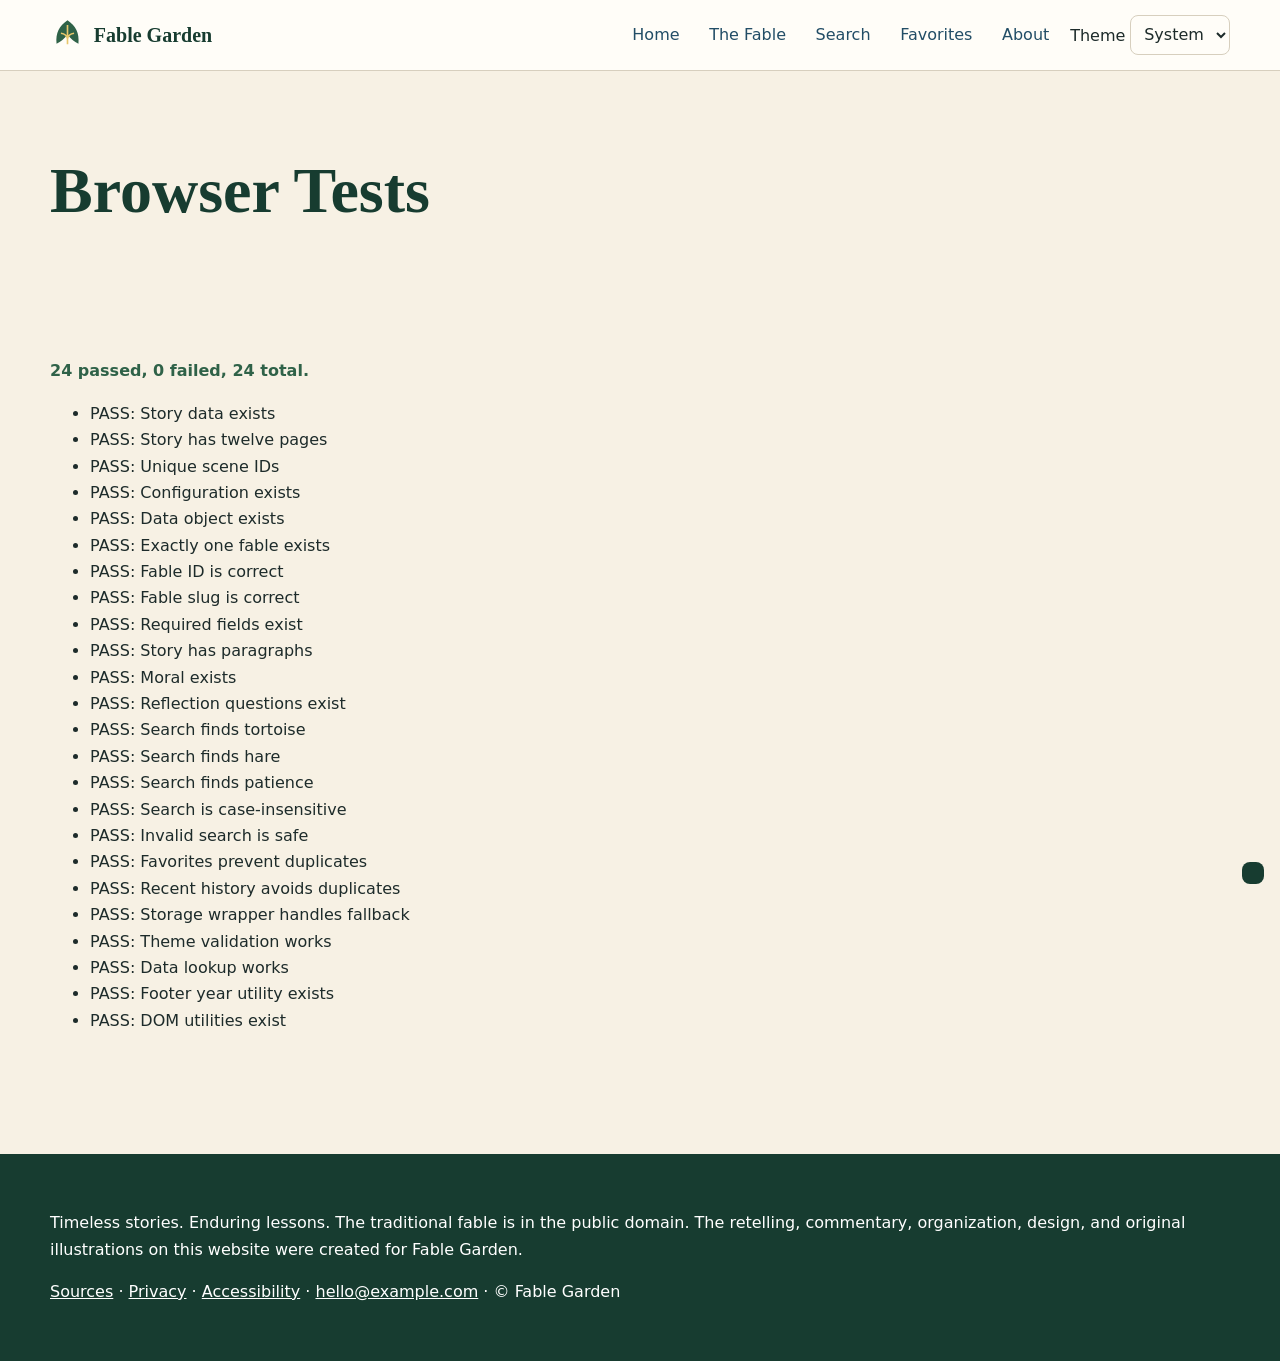
<file: fable-garden-test/tests.html>
<!doctype html><html lang="en"><head><meta charset="utf-8"><meta name="viewport" content="width=device-width,initial-scale=1"><title>Browser Tests | Fable Garden</title><meta name="description" content="Run browser-based checks for the Fable Garden static website."><meta name="robots" content="noindex, follow"><link rel="canonical" href="https://example.com/tests.html"><meta property="og:title" content="Browser Tests | Fable Garden"><meta property="og:description" content="Run browser-based checks for the Fable Garden static website."><meta property="og:type" content="website"><meta property="og:url" content="https://example.com/tests.html"><meta property="og:image" content="https://example.com/assets/hero-garden.svg"><meta name="twitter:card" content="summary_large_image"><link rel="icon" href="assets/favicon.svg"><link rel="stylesheet" href="css/styles.css"><link rel="stylesheet" href="css/responsive.css"><link rel="stylesheet" href="css/print.css"></head><body data-page="tests"><a class="skip" href="#main">Skip to content</a><header class="site-header"><div class="container header-inner"><a class="brand" href="index.html"><img src="assets/logo.svg" alt="" width="35" height="35">Fable Garden</a><button class="menu-button secondary" aria-expanded="false" aria-controls="site-nav">Menu</button><nav class="site-nav" id="site-nav" aria-label="Primary"><a href="index.html">Home</a><a href="fables/tortoise-and-the-hare.html">The Fable</a><a href="search.html">Search</a><a href="favorites.html">Favorites</a><a href="about.html">About</a><label>Theme <select class="theme-select" id="theme-select" aria-label="Theme"><option value="system">System</option><option value="light">Light</option><option value="dark">Dark</option></select></label></nav></div></header><main id="main" class="container"><header class="page-header"><h1>Browser Tests</h1></header><section class="section"><p id="test-summary" class="stat">Running checks…</p><ul id="test-results"></ul></section></main><footer class="site-footer"><div class="container"><p>Timeless stories. Enduring lessons. The traditional fable is in the public domain. The retelling, commentary, organization, design, and original illustrations on this website were created for Fable Garden.</p><p><a href="sources.html">Sources</a> · <a href="privacy.html">Privacy</a> · <a href="accessibility.html">Accessibility</a> · <a href="mailto:hello@example.com">hello@example.com</a> · © <span data-year></span> Fable Garden</p></div></footer><div id="notification-region" class="notification-region" aria-live="polite" aria-atomic="true"></div><script src="js/config.js" defer></script><script src="js/data.js" defer></script><script src="js/utilities.js" defer></script><script src="js/navigation.js" defer></script><script src="js/theme.js" defer></script><script src="js/search.js" defer></script><script src="js/favorites.js" defer></script><script src="js/recent.js" defer></script><script src="js/share.js" defer></script><script src="js/app.js" defer></script><script src="js/story-data.js" defer></script><script src="js/story-narration.js" defer></script><script src="js/story-book.js" defer></script><script src="js/story-controls.js" defer></script><script src="js/story-player.js" defer></script><script src="js/tests.js" defer></script></body></html>
</file>
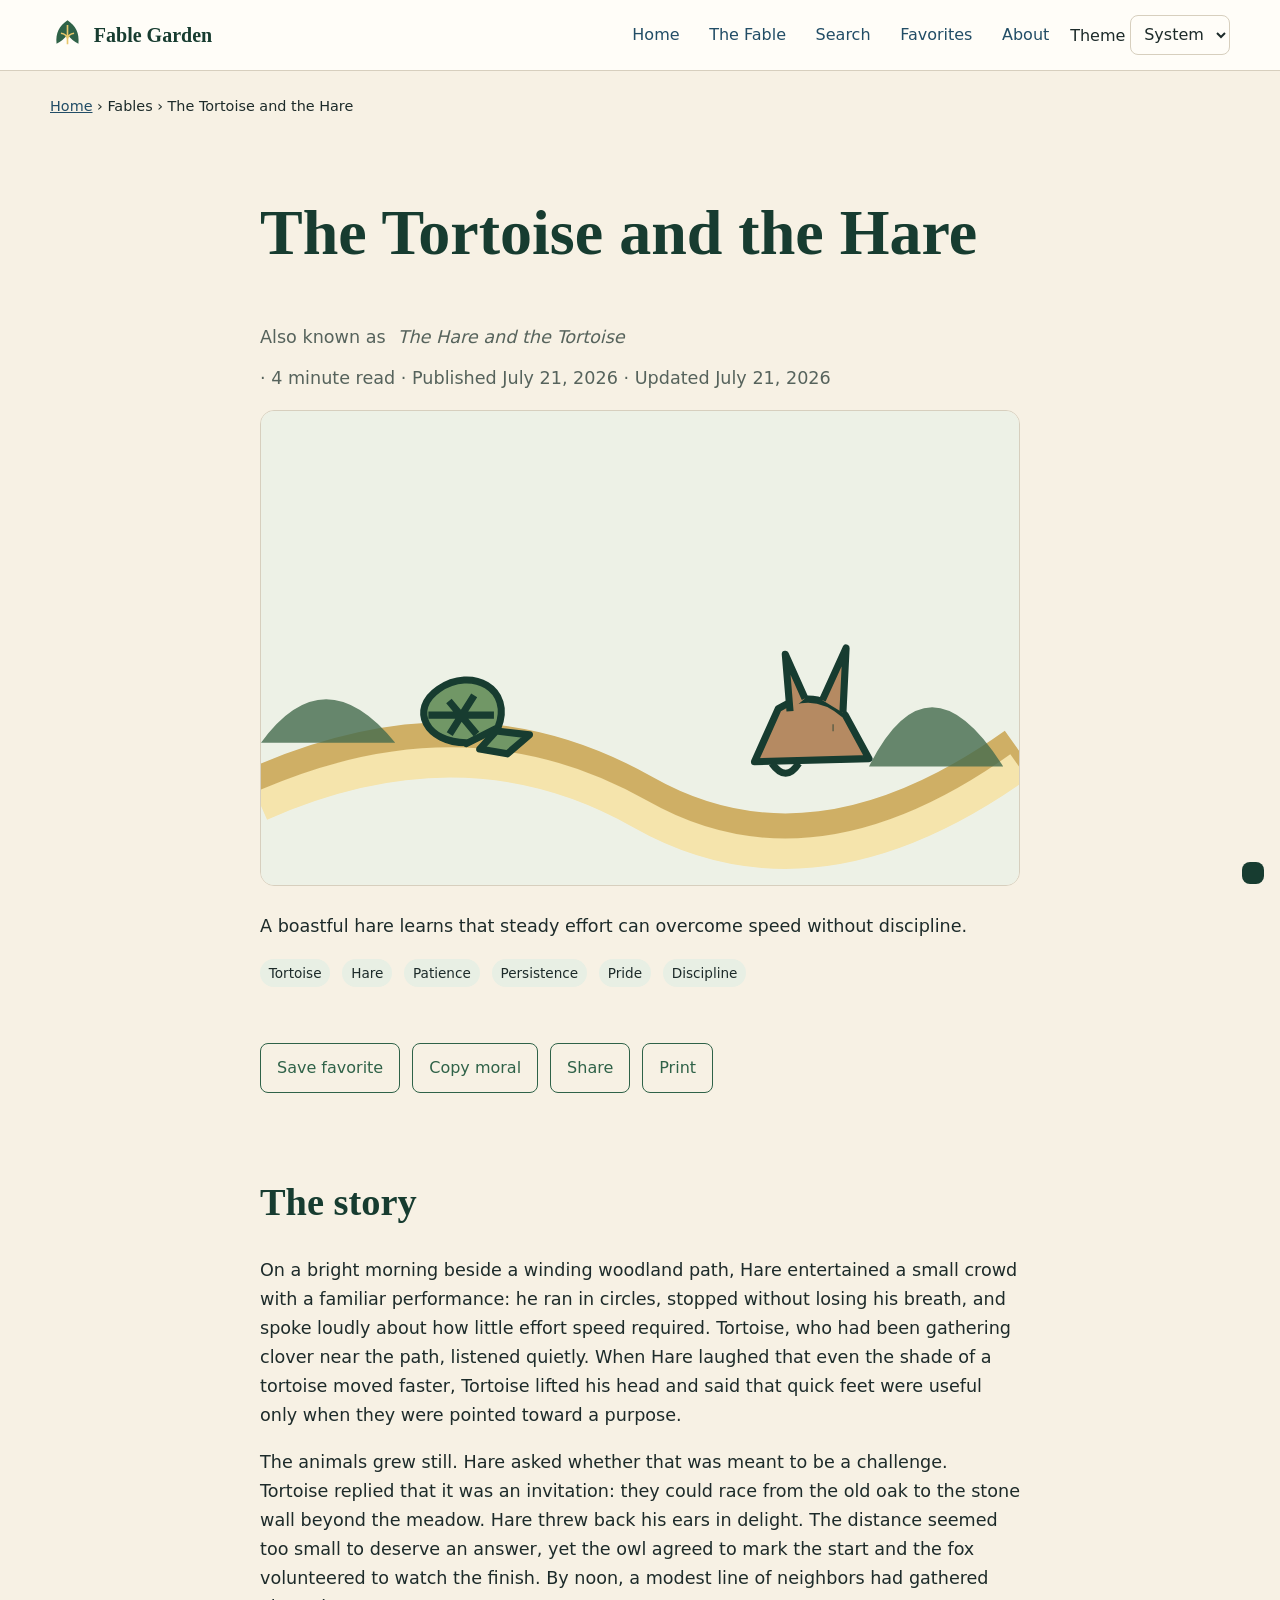
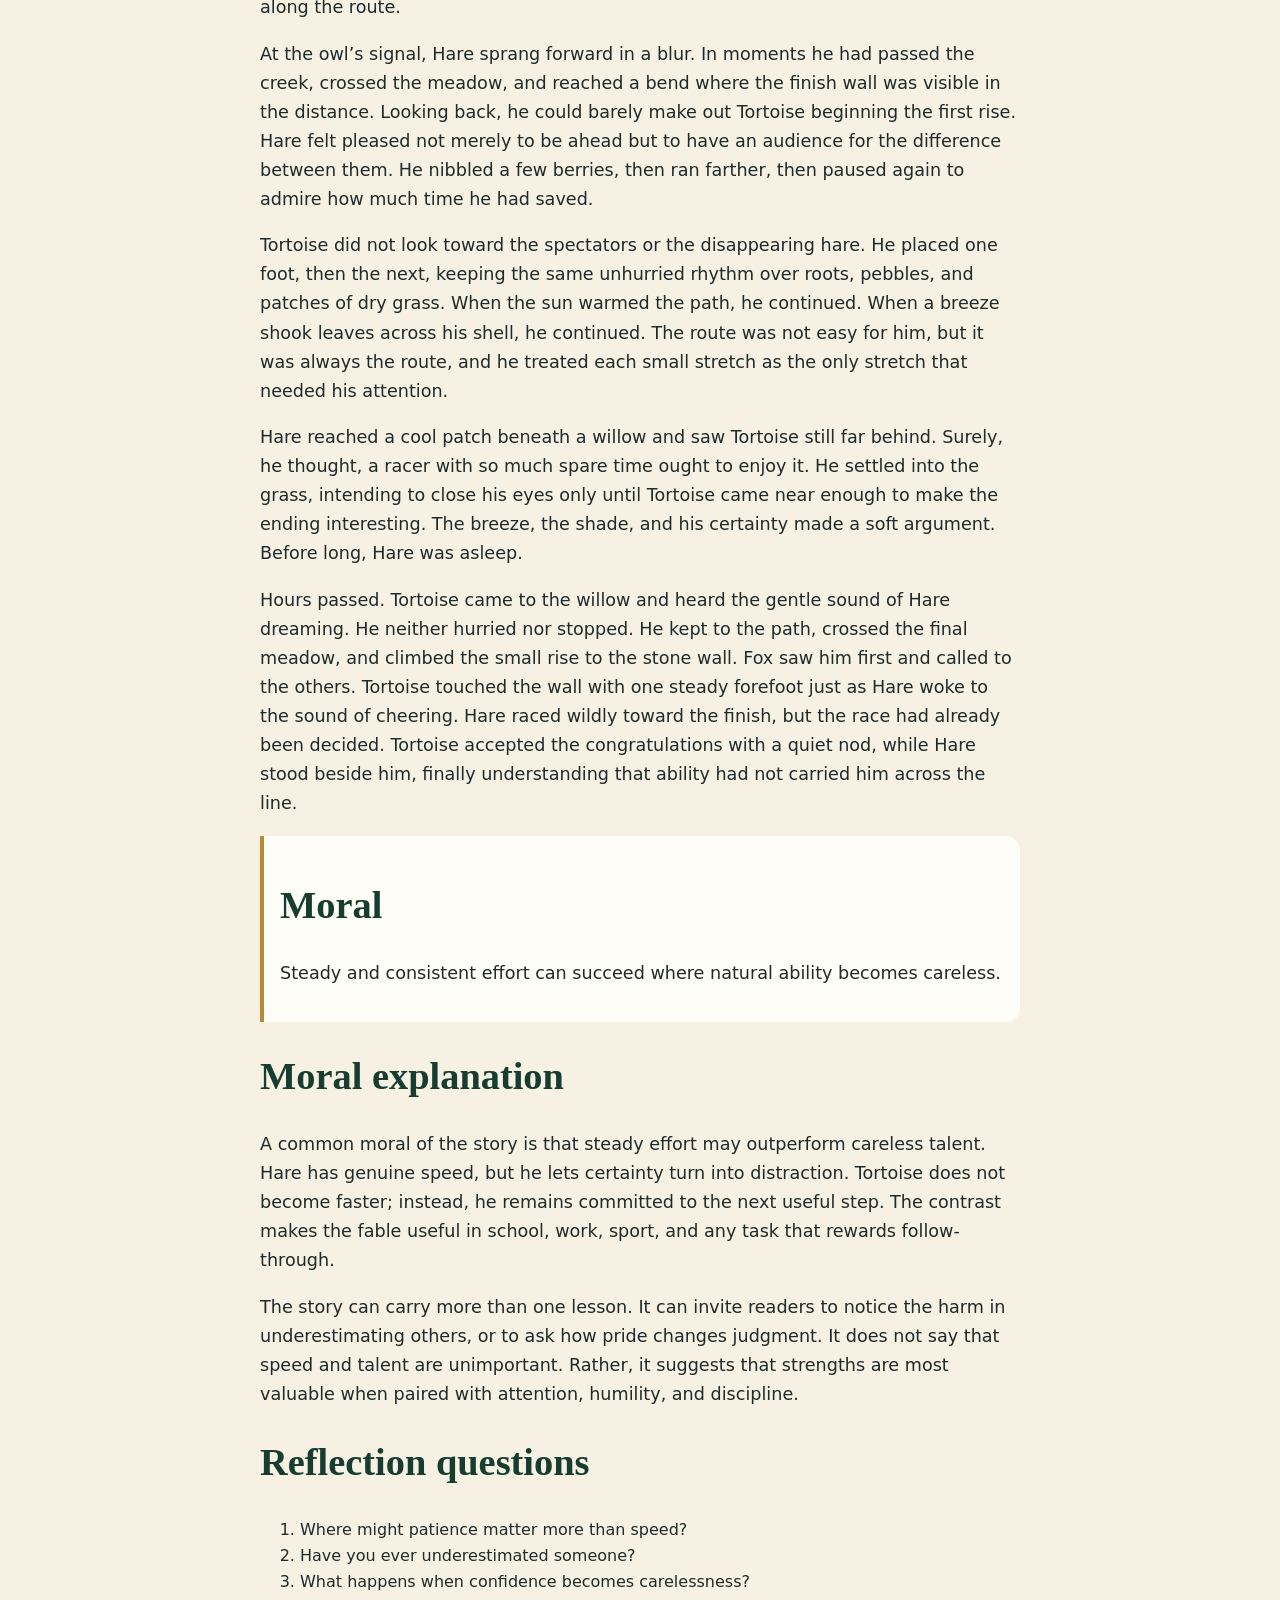
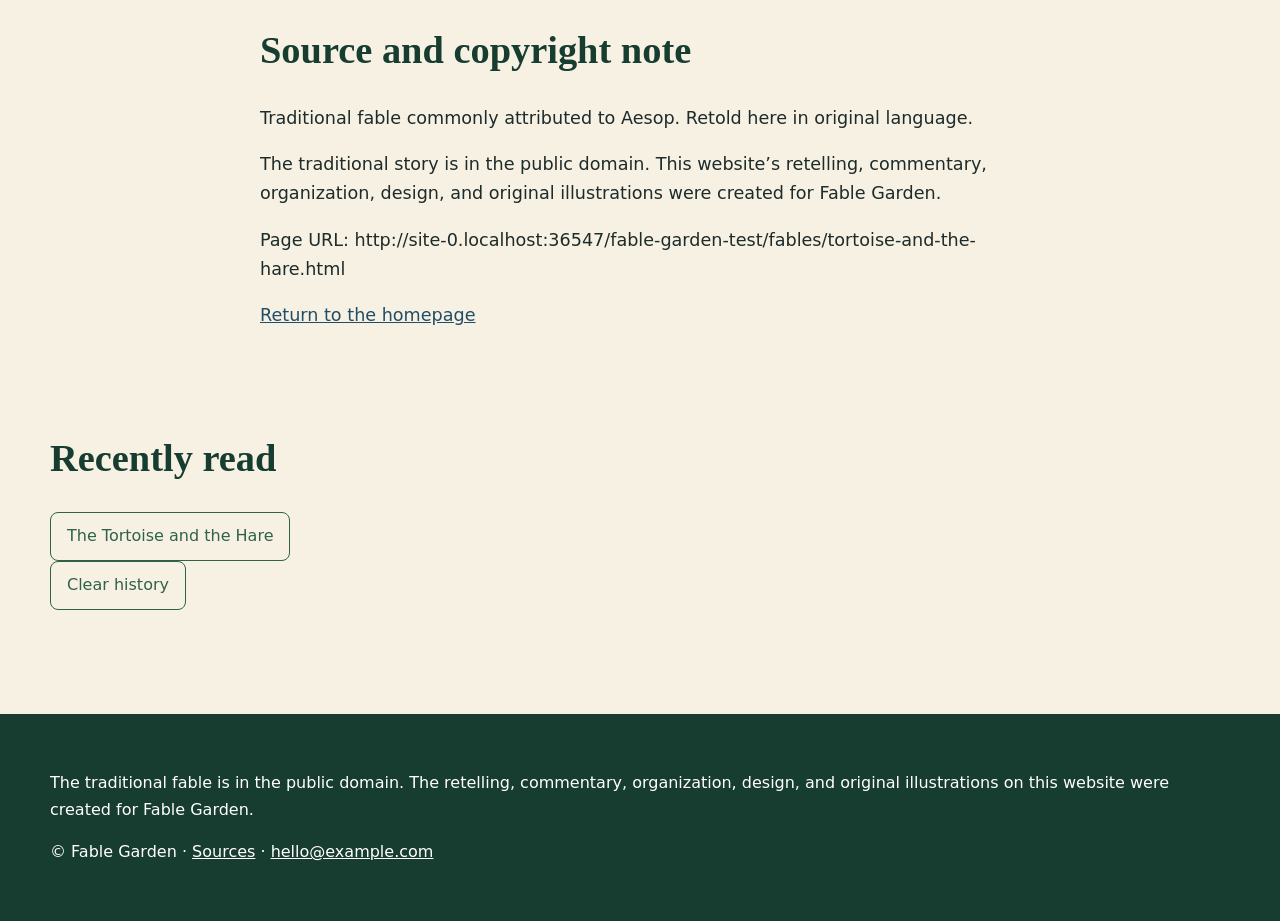
<file: fable-garden-test/fables/tortoise-and-the-hare.html>
<!doctype html><html lang="en"><head><meta charset="utf-8"><meta name="viewport" content="width=device-width,initial-scale=1"><title>Read The Tortoise and the Hare | Fable Garden</title><meta name="description" content="Read an original retelling of The Tortoise and the Hare and explore timeless lessons about patience, discipline, pride, and steady effort."><link rel="canonical" href="https://example.com/fables/tortoise-and-the-hare.html"><meta property="og:title" content="Read The Tortoise and the Hare | Fable Garden"><meta property="og:description" content="An original retelling and moral exploration."><meta property="og:type" content="article"><meta property="og:url" content="https://example.com/fables/tortoise-and-the-hare.html"><meta property="og:image" content="https://example.com/assets/tortoise-and-hare.svg"><meta name="twitter:card" content="summary_large_image"><link rel="icon" href="../assets/favicon.svg"><link rel="stylesheet" href="../css/styles.css"><link rel="stylesheet" href="../css/responsive.css"><link rel="stylesheet" href="../css/print.css"><script type="application/ld+json">{"@context":"https://schema.org","@graph":[{"@type":"Article","headline":"The Tortoise and the Hare","isBasedOn":"Traditional public-domain fable commonly attributed to Aesop","datePublished":"2026-07-21","dateModified":"2026-07-21"},{"@type":"BreadcrumbList","itemListElement":[{"@type":"ListItem","position":1,"name":"Home","item":"https://example.com/"},{"@type":"ListItem","position":2,"name":"Fables"},{"@type":"ListItem","position":3,"name":"The Tortoise and the Hare"}]}]}</script></head><body data-page="fable" data-fable-id="tortoise-and-the-hare"><a class="skip" href="#main">Skip to content</a><header class="site-header"><div class="container header-inner"><a class="brand" href="../index.html"><img src="../assets/logo.svg" alt="" width="35" height="35">Fable Garden</a><button class="menu-button secondary" aria-expanded="false" aria-controls="site-nav">Menu</button><nav class="site-nav" id="site-nav" aria-label="Primary"><a href="../index.html">Home</a><a href="tortoise-and-the-hare.html">The Fable</a><a href="../search.html">Search</a><a href="../favorites.html">Favorites</a><a href="../about.html">About</a><label>Theme <select class="theme-select" id="theme-select"><option value="system">System</option><option value="light">Light</option><option value="dark">Dark</option></select></label></nav></div></header><main id="main" class="container"><nav class="breadcrumb" aria-label="Breadcrumb"><a href="../index.html">Home</a> › <span>Fables</span> › <span>The Tortoise and the Hare</span></nav><article class="reading article"><h1>The Tortoise and the Hare</h1><p class="meta">Also known as <em>The Hare and the Tortoise</em> · 4 minute read · Published July 21, 2026 · Updated July 21, 2026</p><img class="article-image" src="../assets/tortoise-and-hare.svg" alt="A tortoise continuing along a path while a hare rests nearby" width="960" height="600" decoding="async"><p class="lead">A boastful hare learns that steady effort can overcome speed without discipline.</p><div class="tags"><span class="tag">Tortoise</span><span class="tag">Hare</span><span class="tag">Patience</span><span class="tag">Persistence</span><span class="tag">Pride</span><span class="tag">Discipline</span></div><div class="actions section"><button class="secondary" data-favorite-id="tortoise-and-the-hare" aria-pressed="false">Save favorite</button><button id="copy-moral" class="secondary">Copy moral</button><button id="share-page" class="secondary">Share</button><button id="print-page" class="secondary">Print</button></div><h2>The story</h2><div id="story"></div><section id="moral" class="callout"><h2>Moral</h2><p>Steady and consistent effort can succeed where natural ability becomes careless.</p></section><h2>Moral explanation</h2><div id="explanation"></div><h2>Reflection questions</h2><ol id="questions"></ol><h2>Source and copyright note</h2><p>Traditional fable commonly attributed to Aesop. Retold here in original language.</p><p>The traditional story is in the public domain. This website’s retelling, commentary, organization, design, and original illustrations were created for Fable Garden.</p><p class="print-url">Page URL: <span id="page-url"></span></p><p><a href="../index.html">Return to the homepage</a></p></article><section id="recent-section" class="section hidden"><h2>Recently read</h2><div id="recent-list" class="actions"></div><button id="clear-history" class="secondary">Clear history</button></section></main><footer class="site-footer"><div class="container"><p>The traditional fable is in the public domain. The retelling, commentary, organization, design, and original illustrations on this website were created for Fable Garden.</p><p>© <span data-year></span> Fable Garden · <a href="../sources.html">Sources</a> · <a href="mailto:hello@example.com">hello@example.com</a></p></div></footer><div id="notification-region" class="notification-region" aria-live="polite" aria-atomic="true"></div><script src="../js/config.js" defer></script><script src="../js/data.js" defer></script><script src="../js/utilities.js" defer></script><script src="../js/navigation.js" defer></script><script src="../js/theme.js" defer></script><script src="../js/search.js" defer></script><script src="../js/favorites.js" defer></script><script src="../js/recent.js" defer></script><script src="../js/share.js" defer></script><script src="../js/app.js" defer></script><script>document.addEventListener('DOMContentLoaded',function(){var f=window.FableGarden.data.fables[0];['story','explanation'].forEach(function(id){f[id==='story'?'story':'moralExplanation'].forEach(function(t){var p=document.createElement('p');p.textContent=t;document.getElementById(id).append(p)})});f.reflectionQuestions.forEach(function(t){var l=document.createElement('li');l.textContent=t;document.getElementById('questions').append(l)});document.getElementById('page-url').textContent=location.href})</script></body></html>
</file>
<file: fable-garden-test/css/styles.css>
:root{--bg:#f7f1e4;--surface:#fffdf8;--surface-alt:#e8efe4;--text:#1d2b2a;--muted:#56635c;--green:#2f6248;--dark-green:#173c30;--blue:#224d66;--gold:#b68b35;--terra:#a94f3d;--border:#d7cfbe;--focus:#d56c32;--shadow:0 10px 26px #24312616;--radius:14px;--content:1180px;--reading:760px} [data-theme=dark]{--bg:#14221f;--surface:#1c2e29;--surface-alt:#243b33;--text:#f6f0e2;--muted:#c4cec5;--green:#91c59d;--dark-green:#d2ead1;--blue:#a9cde0;--gold:#e4bf70;--terra:#e89078;--border:#476157;--focus:#ffd36c;--shadow:0 10px 26px #0008}*{box-sizing:border-box}html{scroll-behavior:smooth}body{margin:0;background:var(--bg);color:var(--text);font:16px/1.65 Inter,ui-sans-serif,system-ui,-apple-system,"Segoe UI",sans-serif}h1,h2,h3{font-family:Georgia,"Times New Roman",serif;line-height:1.15;color:var(--dark-green)}h1{font-size:clamp(2.25rem,5vw,4.5rem)}h2{font-size:clamp(1.65rem,3vw,2.5rem)}a{color:var(--blue)}a:hover{color:var(--terra)}:focus-visible{outline:3px solid var(--focus);outline-offset:3px}.skip{position:absolute;left:-999px}.skip:focus{left:1rem;top:1rem;background:var(--surface);padding:.6rem;z-index:9}.container{width:min(calc(100% - 2rem),var(--content));margin:auto}.reading{max-width:var(--reading);margin:auto}.site-header{border-bottom:1px solid var(--border);background:var(--surface)}.header-inner,.site-nav,.actions,.meta,.tags{display:flex;align-items:center;gap:.75rem}.header-inner{justify-content:space-between;min-height:70px}.brand{display:flex;align-items:center;gap:.55rem;color:var(--dark-green);font:700 1.25rem Georgia,serif;text-decoration:none}.brand img{width:35px;height:35px}.site-nav a{text-decoration:none;padding:.55rem}.theme-select,button,input{font:inherit}.theme-select,input{padding:.55rem;border:1px solid var(--border);border-radius:8px;background:var(--surface);color:var(--text)}button,.button{border:1px solid var(--green);border-radius:8px;background:var(--green);color:#fff;padding:.65rem 1rem;cursor:pointer;text-decoration:none;display:inline-block;min-height:42px}.button.secondary,button.secondary{background:transparent;color:var(--green)}.menu-button{display:none}.hero{padding:4rem 0;background:linear-gradient(120deg,var(--surface-alt),var(--bg))}.hero-grid{display:grid;grid-template-columns:1.1fr .9fr;gap:2.5rem;align-items:center}.hero img{width:100%;height:auto}.notice,.callout{border-left:4px solid var(--gold);padding:1rem;background:var(--surface);border-radius:0 var(--radius) var(--radius) 0}.section{padding:3.5rem 0}.cards,.theme-grid{display:grid;grid-template-columns:repeat(auto-fit,minmax(220px,1fr));gap:1rem}.card{background:var(--surface);border:1px solid var(--border);border-radius:var(--radius);padding:1.35rem;box-shadow:var(--shadow)}.tag{font-size:.85rem;padding:.2rem .55rem;background:var(--surface-alt);border-radius:99px}.meta{flex-wrap:wrap;color:var(--muted);font-size:.92rem}.article-image{width:100%;height:auto;border-radius:var(--radius);border:1px solid var(--border)}.article p{font-size:1.1rem}.breadcrumb{padding:1.5rem 0;font-size:.9rem}.faq details{background:var(--surface);border:1px solid var(--border);padding:1rem;margin:.7rem 0;border-radius:8px}.site-footer{background:var(--dark-green);color:#fff;padding:2.5rem 0;margin-top:3rem}.site-footer a{color:#fff}.footer-grid{display:grid;grid-template-columns:2fr 1fr;gap:2rem}.notification-region{position:fixed;right:1rem;bottom:1rem;background:var(--dark-green);color:#fff;padding:.7rem;border-radius:8px;z-index:10}.hidden{display:none!important}.results{margin-top:1rem}.search-form{display:flex;gap:.5rem;flex-wrap:wrap}.search-form input{flex:1;min-width:200px}.stat{font-weight:bold;color:var(--green)}.page-header{padding:2.5rem 0 1rem}.divider{display:block;width:180px;margin:1.4rem auto}
@media(prefers-reduced-motion:reduce){*,*:before,*:after{scroll-behavior:auto!important;transition:none!important}}
</file>
<file: fable-garden-test/css/responsive.css>
@media(max-width:760px){.menu-button{display:block}.site-nav{display:none;position:absolute;top:70px;left:0;right:0;background:var(--surface);border-bottom:1px solid var(--border);padding:1rem;flex-direction:column;align-items:stretch;z-index:5}.site-nav.open{display:flex}.site-nav a{padding:.75rem}.hero-grid,.footer-grid{grid-template-columns:1fr}.hero{padding:2.5rem 0}.header-inner{gap:.5rem}.theme-select{max-width:95px}.section{padding:2.4rem 0}.actions{flex-wrap:wrap}}@media(max-width:360px){.container{width:min(calc(100% - 1rem),var(--content))}h1{font-size:2.1rem}}
</file>
<file: fable-garden-test/css/print.css>
@media print{body{background:#fff;color:#000;font-size:11pt}.site-header,.site-footer,.actions,.breadcrumb,.article-image,.hero,.menu-button,.theme-select,.skip,#notification-region{display:none!important}.container,.reading{width:auto;max-width:none}.article p{font-size:11pt}.callout{border:1px solid #000;break-inside:avoid}a{color:#000;text-decoration:none}.print-url{display:block}}
</file>
<file: fable-garden-test/css/story-player.css>
.story-watch-page{padding:2rem 0;background:var(--surface-alt)}.story-player{background:#152421;color:#fff;aspect-ratio:16/9;max-height:760px;position:relative;border-radius:18px;overflow:hidden;box-shadow:var(--shadow)}.story-stage{height:calc(100% - 112px);display:grid;place-items:center;padding:1.2rem}.storybook{height:94%;width:min(88%,940px);display:grid;grid-template-columns:1fr 1fr;background:#f5e8c9;color:#1d2b2a;box-shadow:0 10px 22px #0008;position:relative;transform-origin:center;transition:transform .65s ease,opacity .65s}.storybook.turn{transform:rotateY(-8deg);opacity:.7}.storybook:after{content:"";position:absolute;left:50%;height:100%;border-left:7px solid #a67b45;box-shadow:4px 0 8px #0004}.book-copy,.book-art{padding:clamp(.8rem,3vw,2.2rem);min-width:0}.book-copy{display:flex;flex-direction:column;justify-content:center;border:15px double #527249}.book-copy p{font:clamp(1rem,2.2vw,1.55rem)/1.45 Georgia,serif}.book-art img{width:100%;height:100%;object-fit:contain}.currently-spoken{background:#f3d475;color:#172c27}.story-controls{height:112px;padding:.55rem 1rem;display:flex;flex-wrap:wrap;align-items:center;gap:.45rem;background:#203631}.story-controls button{padding:.4rem .65rem}.story-controls input[type=range]{min-width:90px}.story-controls select{max-width:150px}.story-start-overlay{position:absolute;inset:0;display:grid;place-items:center;background:#10201dcc;z-index:2}.story-start-overlay button{font-size:1.1rem}.story-player.is-theater{position:fixed;inset:1rem;z-index:30;aspect-ratio:auto;max-height:none}.captions{position:absolute;left:8%;right:8%;bottom:120px;text-align:center;font-weight:bold;font-size:1.1rem;text-shadow:1px 1px 2px #000}.player-status{font-size:.85rem}.story-settings{display:flex;gap:.4rem;align-items:center}.page-markers{display:flex;gap:2px;flex:1}.page-markers span{height:4px;flex:1;background:#799287}.page-markers .active{background:#e4bf70}@media(max-width:700px){.story-player{aspect-ratio:4/5}.story-stage{height:calc(100% - 175px)}.storybook{grid-template-columns:1fr;width:90%;height:96%}.book-art{display:none}.storybook:after{display:none}.story-controls{height:175px}.story-settings{width:100%}.story-player.is-theater{inset:0}.captions{bottom:185px}}@media(prefers-reduced-motion:reduce){.storybook{transition:opacity .1s!important}}
/* Keep the optional audio-consent prompt visible without obscuring the illustrated book. */
.story-start-overlay{inset:auto;top:1rem;right:1rem;display:block;background:transparent;pointer-events:none}.story-start-overlay button{pointer-events:auto;background:var(--surface);color:var(--dark-green);border-color:var(--gold);box-shadow:0 4px 12px #0004;font-size:.95rem}.story-start-overlay button:hover{background:var(--surface-alt)}@media(max-width:700px){.story-start-overlay{top:.7rem;right:.7rem}.story-start-overlay button{font-size:.85rem;padding:.5rem .65rem}}
/* A paper leaf turns across the spread; content is replaced only when its turn finishes. */
.storybook{overflow:hidden;perspective:1600px}.storybook.turn:before{content:"";position:absolute;inset:0 auto 0 50%;width:50%;z-index:5;background:linear-gradient(90deg,#ead9af,#fff5d8 48%,#d5bd82);border-left:5px solid #8b6840;transform-origin:left center;backface-visibility:hidden;animation:fable-page-turn .62s cubic-bezier(.42,0,.2,1) forwards;pointer-events:none}@keyframes fable-page-turn{0%{transform:rotateY(0deg);box-shadow:-4px 0 10px #0004}48%{transform:rotateY(-88deg);box-shadow:-22px 0 25px #0008}100%{transform:rotateY(-180deg);box-shadow:0 0 0 transparent}}@media(prefers-reduced-motion:reduce){.storybook.turn:before{animation:fable-page-fade .12s linear forwards}@keyframes fable-page-fade{from{opacity:1}to{opacity:0}}}
/* The leaf flexes and catches light during the turn instead of moving as a flat linear panel. */
.storybook.turn:before{animation:fable-page-turn .68s cubic-bezier(.32,.05,.18,1) forwards;clip-path:polygon(0 0,100% 0,100% 100%,0 100%)}
@keyframes fable-page-turn{0%{transform:rotateY(0deg) skewY(0);clip-path:polygon(0 0,100% 0,100% 100%,0 100%);box-shadow:-4px 0 10px #0004}24%{transform:rotateY(-28deg) skewY(2deg);clip-path:polygon(0 0,100% 3%,96% 97%,0 100%);box-shadow:-16px 0 20px #0007}58%{transform:rotateY(-105deg) skewY(-3deg);clip-path:polygon(0 4%,100% 0,100% 100%,0 96%);box-shadow:-30px 0 32px #0009}100%{transform:rotateY(-180deg) skewY(0);clip-path:polygon(0 0,100% 0,100% 100%,0 100%);box-shadow:0 0 0 transparent}}
.spoken-word{border-radius:.16em;padding:0 .05em;transition:background-color .12s ease,color .12s ease}.spoken-word.currently-word{background:#f3d475;color:#172c27;box-shadow:0 1px 0 #b68b35}.currently-spoken .spoken-word{background:transparent}
@media(prefers-reduced-motion:reduce){.storybook.turn:before{animation:fable-page-fade .12s linear forwards}.spoken-word{transition:none}}
/* Player controls use compact original SVG glyphs rather than text-heavy boxes. */
.story-controls button{display:inline-grid;place-items:center;min-width:2.5rem;min-height:2.5rem;border-radius:999px;background:#2f6248;border-color:#638d76;box-shadow:inset 0 1px #ffffff33,0 2px 5px #0004}.story-controls button:hover{background:#497d5e}.story-controls button svg{width:1.15rem;height:1.15rem;fill:none;stroke:currentColor;stroke-width:2;stroke-linecap:round;stroke-linejoin:round}.story-controls button[data-play] svg{fill:currentColor;stroke:none}.sr-only{position:absolute;width:1px;height:1px;overflow:hidden;clip:rect(0,0,0,0);white-space:nowrap}.currently-spoken .spoken-word{background:transparent}.currently-spoken .spoken-word.currently-word{background:#f3d475;color:#172c27;box-shadow:0 1px 0 #b68b35;transform:translateY(-.06em)}
/* The page is a distinct paper sheet: its edge bends, travels across the spine, and reveals the next illustrated spread. */
.storybook.turn:before{width:52%;background:linear-gradient(90deg,#d9bd7a 0%,#fff8df 18%,#f1dfaf 67%,#b89659 100%);animation:fable-page-turn .78s cubic-bezier(.2,.72,.15,1) forwards}.storybook.turn{transform:none;opacity:1}@keyframes fable-page-turn{0%{transform:rotateY(0) skewY(0) translateX(0);clip-path:polygon(0 0,100% 0,100% 100%,0 100%);filter:brightness(1)}18%{transform:rotateY(-20deg) skewY(3deg) translateX(2%);clip-path:polygon(0 0,100% 4%,96% 96%,0 100%);filter:brightness(1.08)}53%{transform:rotateY(-92deg) skewY(-5deg) translateX(4%);clip-path:polygon(2% 4%,100% 0,98% 100%,0 96%);filter:brightness(.85)}78%{transform:rotateY(-150deg) skewY(2deg) translateX(1%);clip-path:polygon(1% 0,100% 3%,100% 97%,0 100%)}100%{transform:rotateY(-180deg) skewY(0) translateX(0);clip-path:polygon(0 0,100% 0,100% 100%,0 100%);filter:brightness(1)}}
/* Narration has one visual language everywhere: only the current word is marked. */
.book-copy .currently-spoken{background:transparent;color:inherit}.book-copy .spoken-word,.captions .caption-word{display:inline-block;border-radius:.16em;padding:0 .05em;background:transparent;color:inherit;box-shadow:none;transform:none}.book-copy .spoken-word.currently-word,.captions .caption-word.currently-word{background:#f3d475;color:#172c27;box-shadow:0 1px 0 #b68b35;transform:translateY(-.06em)}
/* A deliberately unhurried, reader-paced page turn: lift, bend, cross the spine, then settle. */
.storybook.turn:before{animation:fable-page-turn-relaxed 1.4s cubic-bezier(.18,.72,.12,1) forwards}@keyframes fable-page-turn-relaxed{0%{transform:rotateY(0) skewY(0) translateX(0);clip-path:polygon(0 0,100% 0,100% 100%,0 100%);filter:brightness(1);box-shadow:-3px 0 8px #0003}14%{transform:rotateY(-9deg) skewY(1deg) translateX(1%);clip-path:polygon(0 0,100% 2%,98% 98%,0 100%);filter:brightness(1.04)}35%{transform:rotateY(-34deg) skewY(3deg) translateX(3%);clip-path:polygon(0 1%,100% 5%,96% 96%,0 99%);box-shadow:-18px 0 24px #0007}62%{transform:rotateY(-103deg) skewY(-4deg) translateX(4%);clip-path:polygon(3% 5%,100% 0,98% 100%,0 95%);filter:brightness(.84);box-shadow:-34px 0 38px #0009}84%{transform:rotateY(-160deg) skewY(1deg) translateX(1%);clip-path:polygon(1% 0,100% 2%,100% 98%,0 100%);filter:brightness(.96)}100%{transform:rotateY(-180deg) skewY(0) translateX(0);clip-path:polygon(0 0,100% 0,100% 100%,0 100%);filter:brightness(1);box-shadow:0 0 0 transparent}}
</file>
<file: fable-garden-test/css/story-print.css>
@media print{.story-watch-page{display:none!important}.story-transcript{display:block!important}}
</file>
